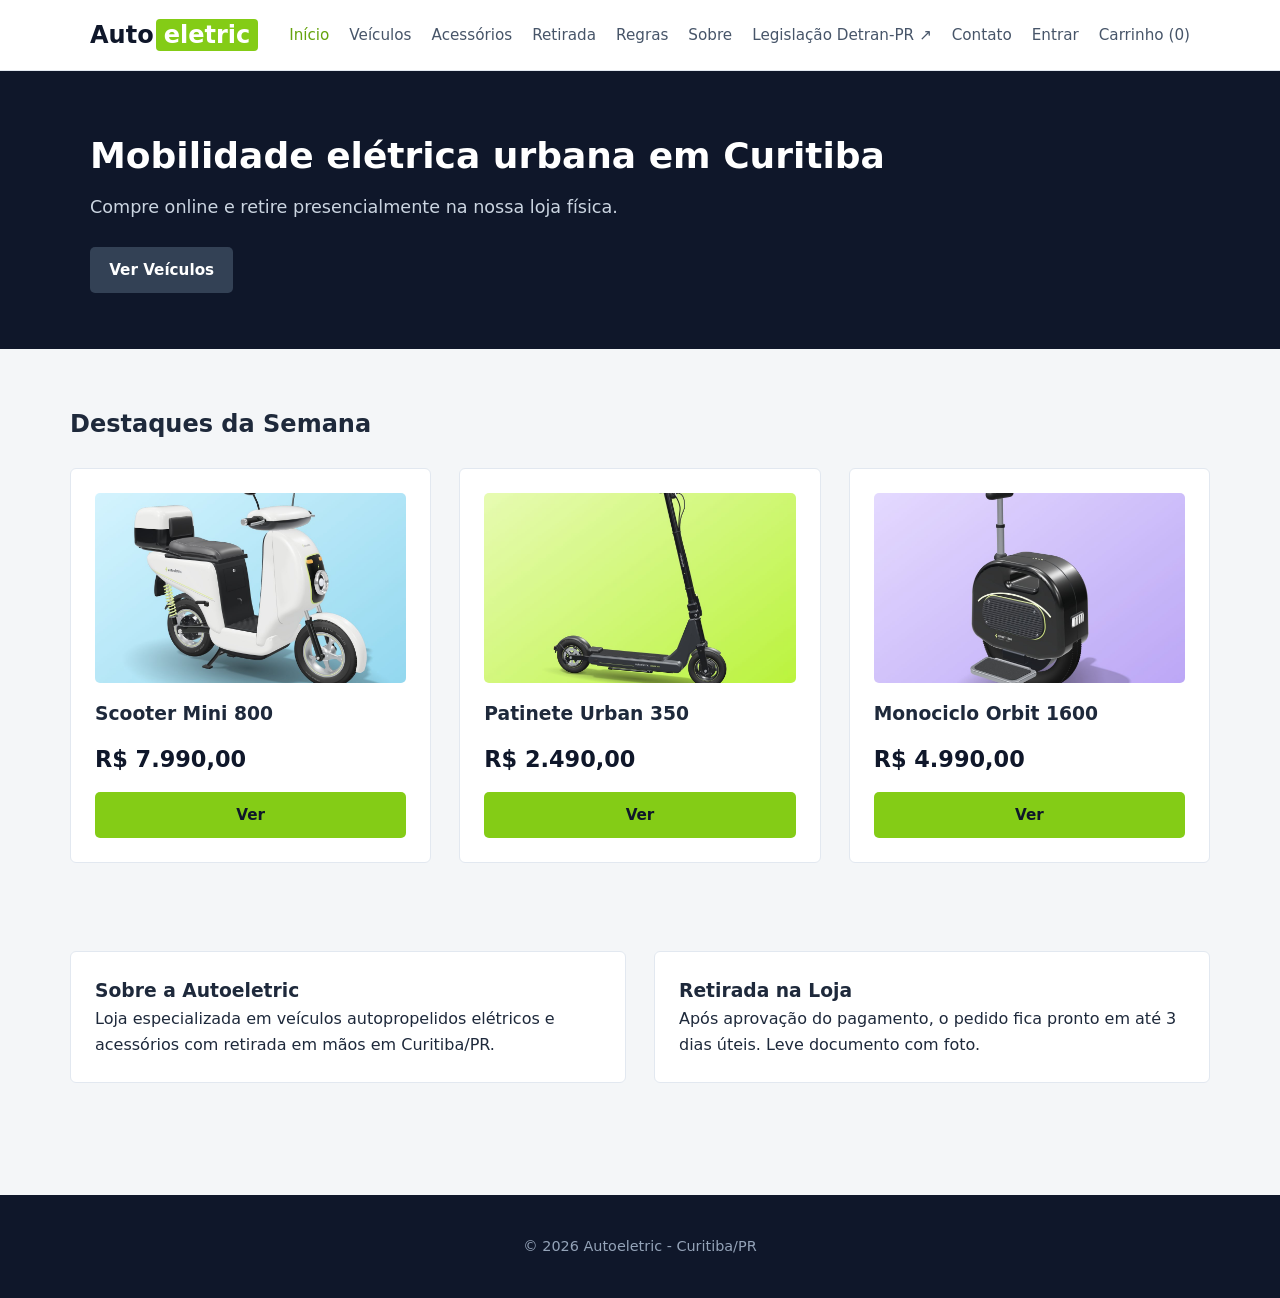
<file: index.html>
﻿<!DOCTYPE html>
<html lang="pt-BR">
<head>
  <meta charset="UTF-8">
  <meta name="viewport" content="width=device-width, initial-scale=1.0">
  <title>Início | Autoeletric</title>
  <link rel="icon" href="./img/logo.png" type="image/x-icon">
  <link rel="stylesheet" href="css/style.css">
</head>
<body data-pagina="home">
  <header>
    <div class="container topo">
      <a class="marca" href="index.html">Auto<span>eletric</span></a>
      <nav>
        <a class="ativo" href="index.html">Início</a>
        <a href="veiculo.html">Veículos</a>
        <a href="acessorios.html">Acessórios</a>
        <a href="retirada.html">Retirada</a>
        <a href="regras.html">Regras</a>
        <a href="sobre.html">Sobre</a>
        <a href="https://www.detran.pr.gov.br/Pagina/Legislacao" target="_blank" rel="noopener noreferrer">Legislação Detran-PR ↗</a>
        <a href="contato.html">Contato</a>
        <a href="login.html">Entrar</a>
        <a href="carrinho.html">Carrinho (<span class="qtd-carrinho">0</span>)</a>
      </nav>
    </div>
  </header>

  <main>
    <section class="banner">
      <div class="container">
        <h1>Mobilidade elétrica urbana em Curitiba</h1>
        <p>Compre online e retire presencialmente na nossa loja física.</p>
        <br>
        <a href="veiculo.html" class="btn btn-escuro">Ver Veículos</a>
      </div>
    </section>

    <section class="secao container">
      <h2>Destaques da Semana</h2>
      <div class="grid" id="destaques"></div>
    </section>

    <section class="secao container">
      <div class="grid">
        <div class="card">
          <h3>Sobre a Autoeletric</h3>
          <p>Loja especializada em veículos autopropelidos elétricos e acessórios com retirada em mãos em Curitiba/PR.</p>
        </div>
        <div class="card">
          <h3>Retirada na Loja</h3>
          <p>Após aprovação do pagamento, o pedido fica pronto em até 3 dias úteis. Leve documento com foto.</p>
        </div>
      </div>
    </section>
  </main>

  <footer>
    <div class="container">
      <p>© 2026 Autoeletric - Curitiba/PR</p>
    </div>
  </footer>

  <script src="js/dados.js"></script>
  <script src="js/app.js"></script>
</body>
</html>
</file>
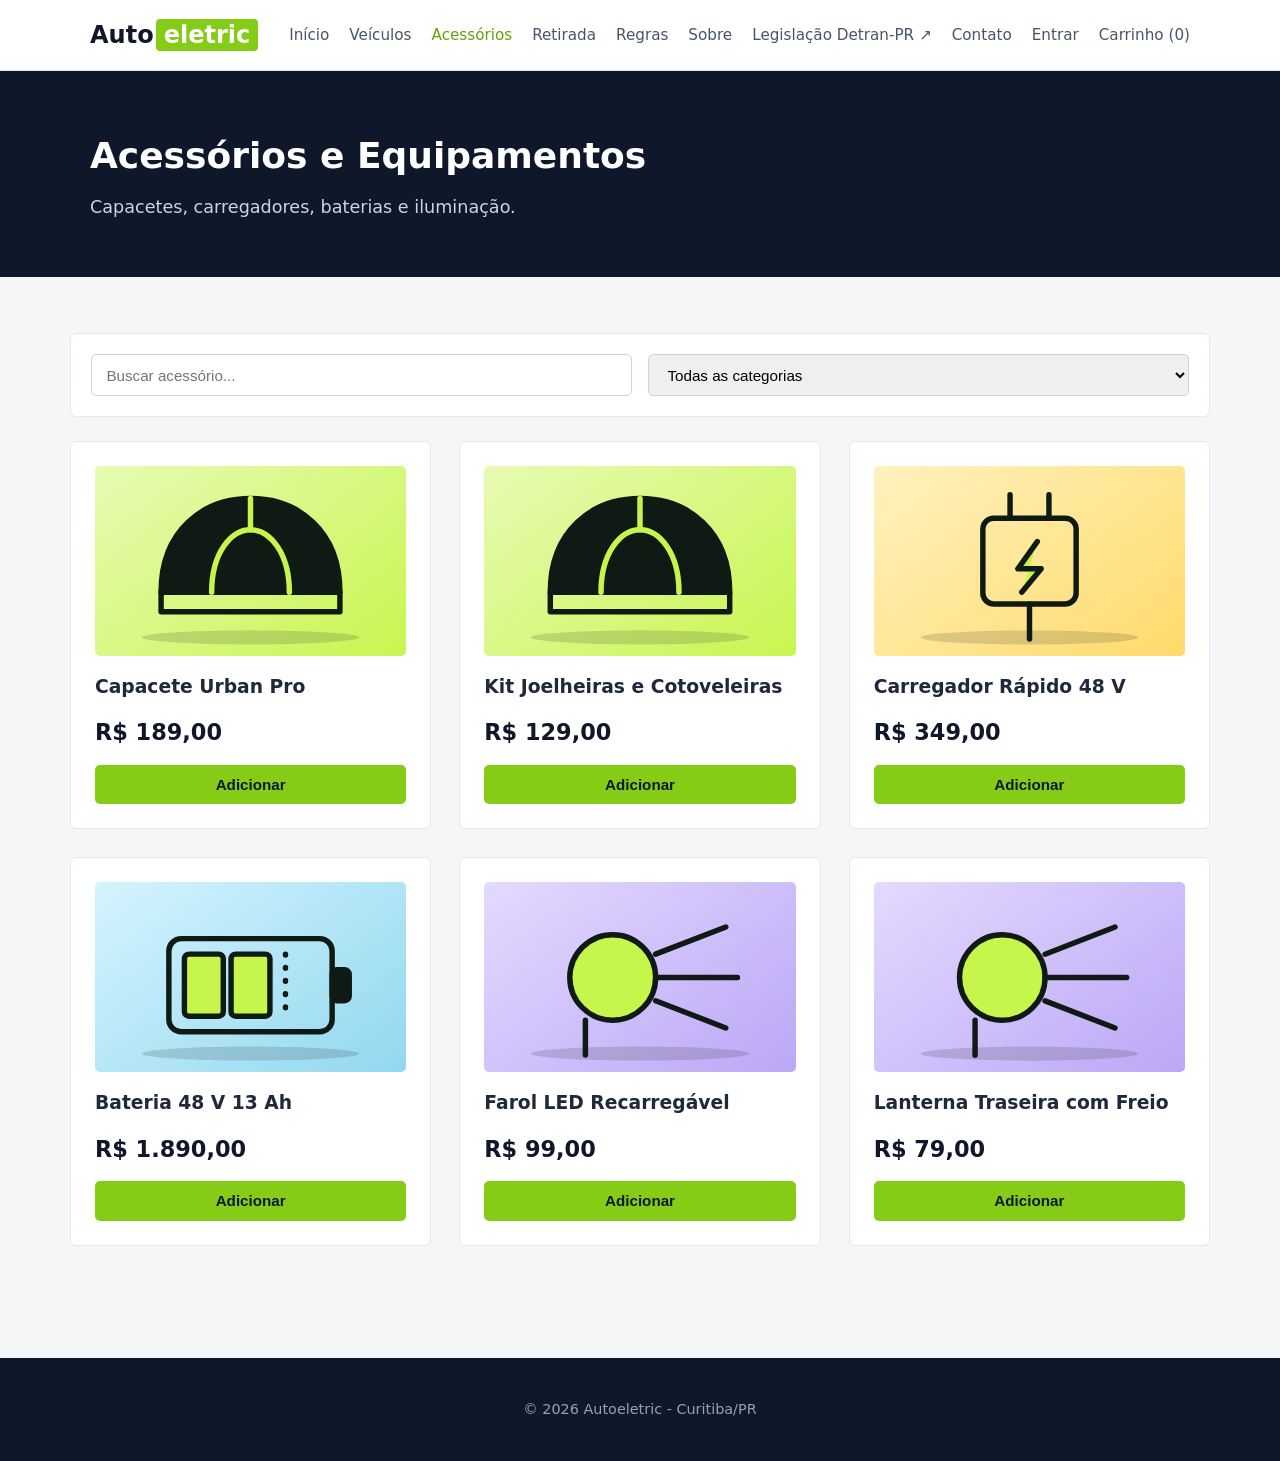
<file: acessorios.html>
﻿<!DOCTYPE html>
<html lang="pt-BR">
<head>
  <meta charset="UTF-8">
  <meta name="viewport" content="width=device-width, initial-scale=1.0">
  <link rel="icon" href="./img/logo.png" type="image/x-icon">
  <title>Acessórios | Autoeletric</title>
  <link rel="stylesheet" href="css/style.css">
</head>
<body data-pagina="acessorios">
  <header>
    <div class="container topo">
      <a class="marca" href="index.html">Auto<span>eletric</span></a>
      <nav>
        <a href="index.html">Início</a>
        <a href="veiculo.html">Veículos</a>
        <a class="ativo" href="acessorios.html">Acessórios</a>
        <a href="retirada.html">Retirada</a>
        <a href="regras.html">Regras</a>
        <a href="sobre.html">Sobre</a>
        <a href="https://www.detran.pr.gov.br/Pagina/Legislacao" target="_blank" rel="noopener noreferrer">Legislação Detran-PR ↗</a>
        <a href="contato.html">Contato</a>
        <a href="login.html">Entrar</a>
        <a href="carrinho.html">Carrinho (<span class="qtd-carrinho">0</span>)</a>
      </nav>
    </div>
  </header>

  <main>
    <section class="banner">
      <div class="container">
        <h1>Acessórios e Equipamentos</h1>
        <p>Capacetes, carregadores, baterias e iluminação.</p>
      </div>
    </section>

    <section class="secao container">
      <div class="filtros">
        <input type="search" id="filtroBusca" placeholder="Buscar acessório...">
        <select id="filtroCategoria">
          <option value="todas">Todas as categorias</option>
        </select>
      </div>
      <div class="grid" id="listaProdutos"></div>
    </section>
  </main>

  <footer>
    <div class="container">
      <p>© 2026 Autoeletric - Curitiba/PR</p>
    </div>
  </footer>

  <script src="js/dados.js"></script>
  <script src="js/app.js"></script>
</body>
</html>
</file>
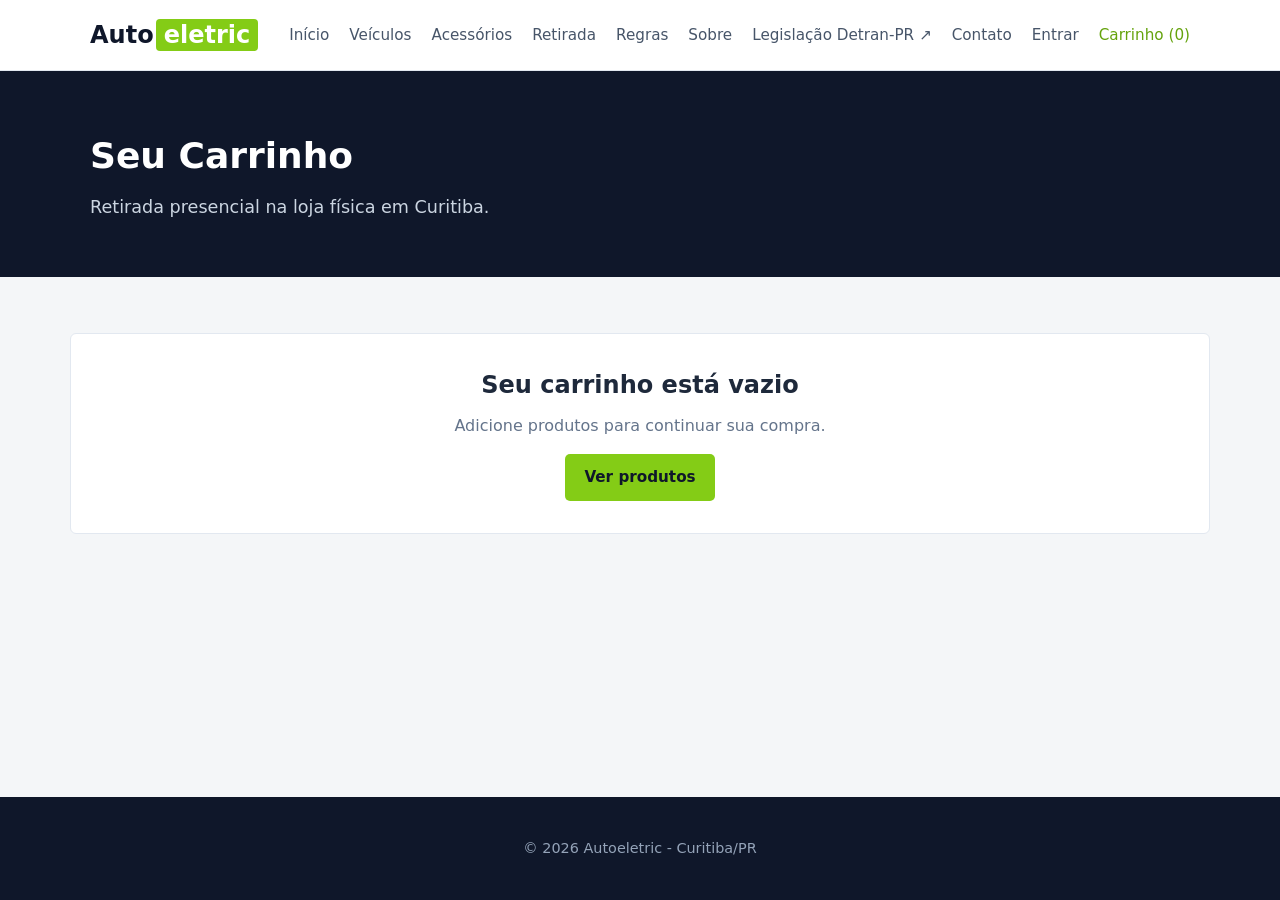
<file: carrinho.html>
﻿<!DOCTYPE html>
<html lang="pt-BR">
<head>
  <meta charset="UTF-8">
  <meta name="viewport" content="width=device-width, initial-scale=1.0">
  <link rel="icon" href="./img/logo.png" type="image/x-icon">
  <title>Carrinho | Autoeletric</title>
  <link rel="stylesheet" href="css/style.css">
</head>
<body data-pagina="carrinho">
  <header>
    <div class="container topo">
      <a class="marca" href="index.html">Auto<span>eletric</span></a>
      <nav>
        <a href="index.html">Início</a>
        <a href="veiculo.html">Veículos</a>
        <a href="acessorios.html">Acessórios</a>
        <a href="retirada.html">Retirada</a>
        <a href="regras.html">Regras</a>
        <a href="sobre.html">Sobre</a>
        <a href="https://www.detran.pr.gov.br/Pagina/Legislacao" target="_blank" rel="noopener noreferrer">Legislação Detran-PR ↗</a>
        <a href="contato.html">Contato</a>
        <a href="login.html">Entrar</a>
        <a class="ativo" href="carrinho.html">Carrinho (<span class="qtd-carrinho">0</span>)</a>
      </nav>
    </div>
  </header>

  <main>
    <section class="banner">
      <div class="container">
        <h1>Seu Carrinho</h1>
        <p>Retirada presencial na loja física em Curitiba.</p>
      </div>
    </section>

    <section class="secao container" id="areaCarrinho"></section>
  </main>

  <footer>
    <div class="container">
      <p>© 2026 Autoeletric - Curitiba/PR</p>
    </div>
  </footer>

  <script src="js/dados.js"></script>
  <script src="js/app.js"></script>
</body>
</html>
</file>
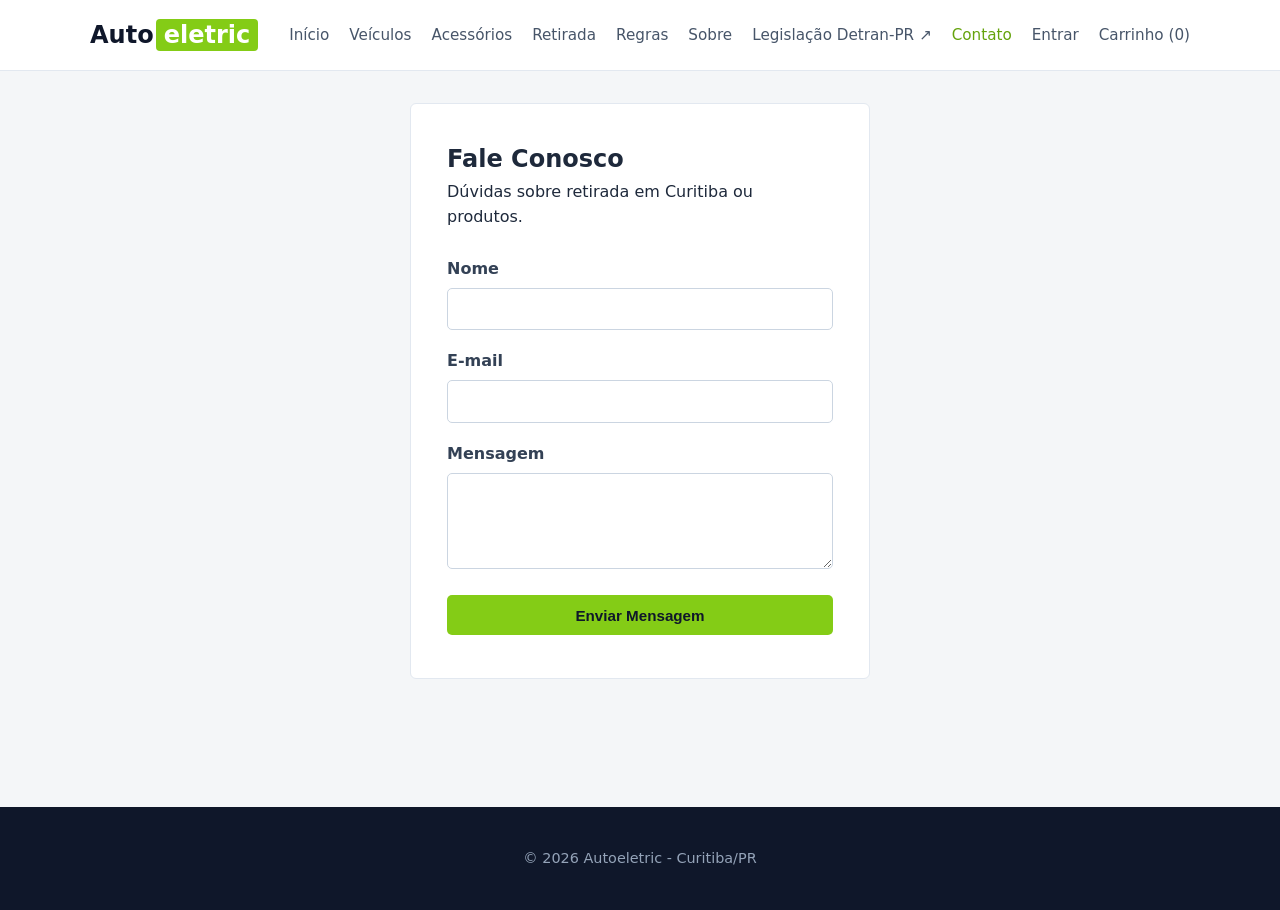
<file: contato.html>
﻿<!DOCTYPE html>
<html lang="pt-BR">
<head>
  <meta charset="UTF-8">
  <meta name="viewport" content="width=device-width, initial-scale=1.0">
  <link rel="icon" href="./img/logo.png" type="image/x-icon">
  <title>Contato | Autoeletric</title>
  <link rel="stylesheet" href="css/style.css">
</head>
<body data-pagina="contato">
  <header>
    <div class="container topo">
      <a class="marca" href="index.html">Auto<span>eletric</span></a>
      <nav>
        <a href="index.html">Início</a>
        <a href="veiculo.html">Veículos</a>
        <a href="acessorios.html">Acessórios</a>
        <a href="retirada.html">Retirada</a>
        <a href="regras.html">Regras</a>
        <a href="sobre.html">Sobre</a>
        <a href="https://www.detran.pr.gov.br/Pagina/Legislacao" target="_blank" rel="noopener noreferrer">Legislação Detran-PR ↗</a>
        <a class="ativo" href="contato.html">Contato</a>
        <a href="login.html">Entrar</a>
        <a href="carrinho.html">Carrinho (<span class="qtd-carrinho">0</span>)</a>
      </nav>
    </div>
  </header>

  <main class="secao container formulario-pagina">
    <div class="formulario">
      <h2>Fale Conosco</h2>
      <p>Dúvidas sobre retirada em Curitiba ou produtos.</p>
      <br>
      <form onsubmit="enviarContato(event)">
        <div class="campo">
          <label for="nomeContato">Nome</label>
          <input type="text" id="nomeContato" required>
        </div>
        <div class="campo">
          <label for="emailContato">E-mail</label>
          <input type="email" id="emailContato" required>
        </div>
        <div class="campo">
          <label for="mensagemContato">Mensagem</label>
          <textarea id="mensagemContato" rows="4" required></textarea>
        </div>
        <button type="submit" class="btn" style="width:100%;">Enviar Mensagem</button>
      </form>
    </div>
  </main>

  <footer>
    <div class="container">
      <p>© 2026 Autoeletric - Curitiba/PR</p>
    </div>
  </footer>

  <script src="js/dados.js"></script>
  <script src="js/app.js"></script>
</body>
</html>
</file>
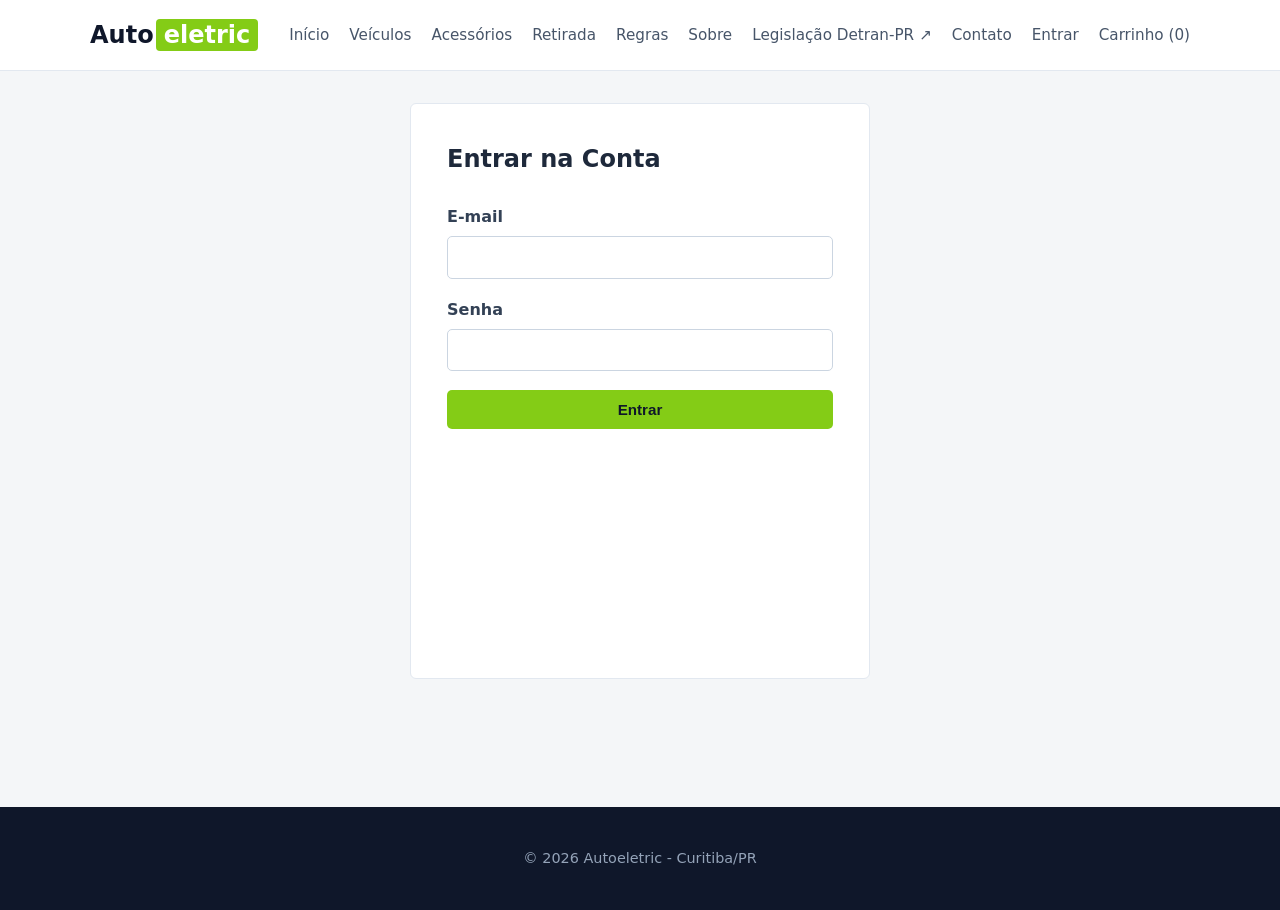
<file: login.html>
﻿<!DOCTYPE html>
<html lang="pt-BR">
<head>
  <meta charset="UTF-8">
  <meta name="viewport" content="width=device-width, initial-scale=1.0">
  <link rel="icon" href="./img/logo.png" type="image/x-icon">
  <title>Entrar | Autoeletric</title>
  <link rel="stylesheet" href="css/style.css">
</head>
<body data-pagina="login">
  <header>
    <div class="container topo">
      <a class="marca" href="index.html">Auto<span>eletric</span></a>
      <nav>
        <a href="index.html">Início</a>
        <a href="veiculo.html">Veículos</a>
        <a href="acessorios.html">Acessórios</a>
        <a href="retirada.html">Retirada</a>
        <a href="regras.html">Regras</a>
        <a href="sobre.html">Sobre</a>
        <a href="https://www.detran.pr.gov.br/Pagina/Legislacao" target="_blank" rel="noopener noreferrer">Legislação Detran-PR ↗</a>
        <a href="contato.html">Contato</a>
        <a href="login.html">Entrar</a>
        <a href="carrinho.html">Carrinho (<span class="qtd-carrinho">0</span>)</a>
      </nav>
    </div>
  </header>

  <main class="secao container formulario-pagina">
    <div class="formulario">
      <h2>Entrar na Conta</h2>
      <br>
      <form onsubmit="fazerLogin(event)">
        <div class="campo">
          <label for="emailLogin">E-mail</label>
          <input type="email" id="emailLogin" required>
        </div>
        <div class="campo">
          <label for="senhaLogin">Senha</label>
          <input type="password" id="senhaLogin" required>
        </div>
        <button type="submit" class="btn" style="width:100%;">Entrar</button>
      </form>
      <br>
    </div>
  </main>

  <footer>
    <div class="container">
      <p>© 2026 Autoeletric - Curitiba/PR</p>
    </div>
  </footer>

  <script src="js/dados.js"></script>
  <script src="js/app.js"></script>
</body>
</html>
</file>
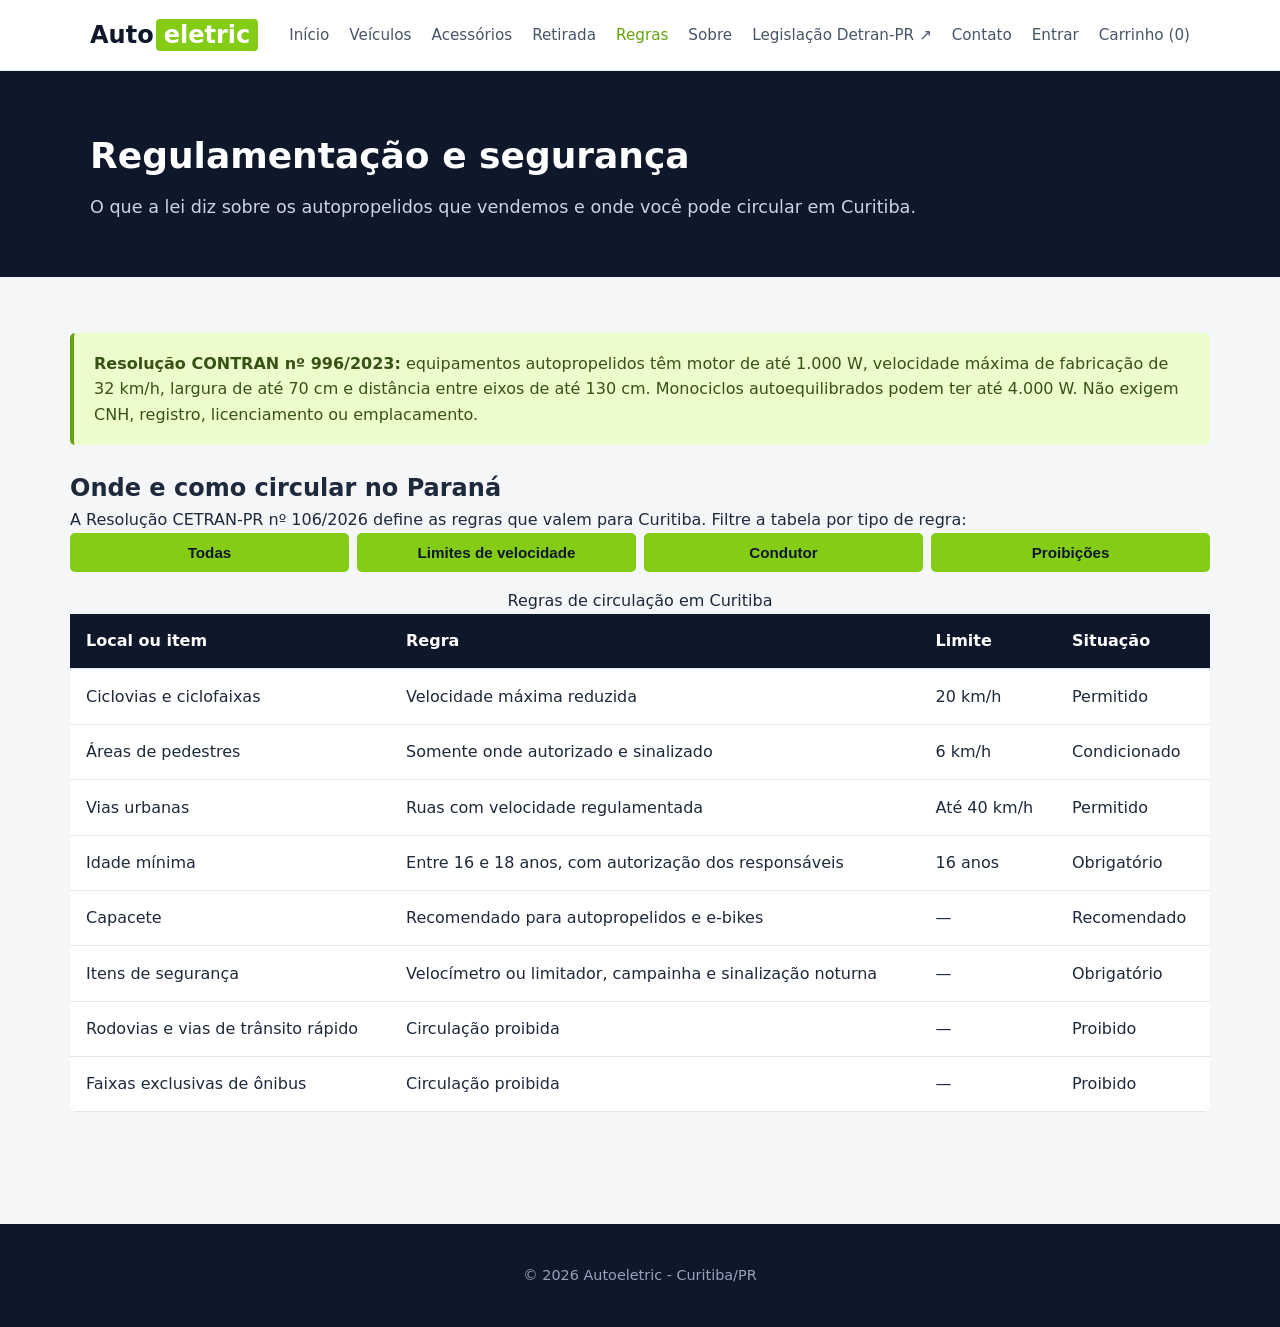
<file: regras.html>
﻿<!DOCTYPE html>
<html lang="pt-BR">
<head>
  <meta charset="UTF-8">
  <meta name="viewport" content="width=device-width, initial-scale=1.0">
  <link rel="icon" href="./img/logo.png" type="image/x-icon">
  <title>Regras de Circulação | Autoeletric</title>
  <link rel="stylesheet" href="css/style.css">
</head>
<body data-pagina="regras">
  <header>
    <div class="container topo">
      <a class="marca" href="index.html">Auto<span>eletric</span></a>
      <nav>
        <a href="index.html">Início</a>
        <a href="veiculo.html">Veículos</a>
        <a href="acessorios.html">Acessórios</a>
        <a href="retirada.html">Retirada</a>
        <a class="ativo" href="regras.html">Regras</a>
        <a href="sobre.html">Sobre</a>
        <a href="https://www.detran.pr.gov.br/Pagina/Legislacao" target="_blank" rel="noopener noreferrer">Legislação Detran-PR ↗</a>
        <a href="contato.html">Contato</a>
        <a href="login.html">Entrar</a>
        <a href="carrinho.html">Carrinho (<span class="qtd-carrinho">0</span>)</a>
      </nav>
    </div>
  </header>

  <main>
    <section class="banner">
      <div class="container">
        <h1>Regulamentação e segurança</h1>
        <p>O que a lei diz sobre os autopropelidos que vendemos e onde você pode circular em Curitiba.</p>
      </div>
    </section>

    <section class="secao container">
      <div class="alerta">
        <strong>Resolução CONTRAN nº 996/2023:</strong> equipamentos autopropelidos têm motor de até 1.000 W, velocidade máxima de fabricação de 32 km/h, largura de até 70 cm e distância entre eixos de até 130 cm. Monociclos autoequilibrados podem ter até 4.000 W. Não exigem CNH, registro, licenciamento ou emplacamento.
      </div>

      <h2>Onde e como circular no Paraná</h2>
      <p>A Resolução CETRAN-PR nº 106/2026 define as regras que valem para Curitiba. Filtre a tabela por tipo de regra:</p>
      <div class="acoes">
        <button class="btn" type="button" onclick="filtrarRegras('todos')">Todas</button>
        <button class="btn" type="button" onclick="filtrarRegras('velocidade')">Limites de velocidade</button>
        <button class="btn" type="button" onclick="filtrarRegras('condutor')">Condutor</button>
        <button class="btn" type="button" onclick="filtrarRegras('proibicoes')">Proibições</button>
      </div>

      <table id="tabelaRegras">
        <caption>Regras de circulação em Curitiba</caption>
        <thead>
          <tr><th>Local ou item</th><th>Regra</th><th>Limite</th><th>Situação</th></tr>
        </thead>
        <tbody>
          <tr data-tipo="velocidade"><td>Ciclovias e ciclofaixas</td><td>Velocidade máxima reduzida</td><td>20 km/h</td><td>Permitido</td></tr>
          <tr data-tipo="velocidade"><td>Áreas de pedestres</td><td>Somente onde autorizado e sinalizado</td><td>6 km/h</td><td>Condicionado</td></tr>
          <tr data-tipo="velocidade"><td>Vias urbanas</td><td>Ruas com velocidade regulamentada</td><td>Até 40 km/h</td><td>Permitido</td></tr>
          <tr data-tipo="condutor"><td>Idade mínima</td><td>Entre 16 e 18 anos, com autorização dos responsáveis</td><td>16 anos</td><td>Obrigatório</td></tr>
          <tr data-tipo="condutor"><td>Capacete</td><td>Recomendado para autopropelidos e e-bikes</td><td>—</td><td>Recomendado</td></tr>
          <tr data-tipo="condutor"><td>Itens de segurança</td><td>Velocímetro ou limitador, campainha e sinalização noturna</td><td>—</td><td>Obrigatório</td></tr>
          <tr data-tipo="proibicoes"><td>Rodovias e vias de trânsito rápido</td><td>Circulação proibida</td><td>—</td><td>Proibido</td></tr>
          <tr data-tipo="proibicoes"><td>Faixas exclusivas de ônibus</td><td>Circulação proibida</td><td>—</td><td>Proibido</td></tr>
        </tbody>
      </table>
    </section>
  </main>

  <footer>
    <div class="container">
      <p>© 2026 Autoeletric - Curitiba/PR</p>
    </div>
  </footer>

  <script src="js/dados.js"></script>
  <script src="js/app.js"></script>
</body>
</html>
</file>
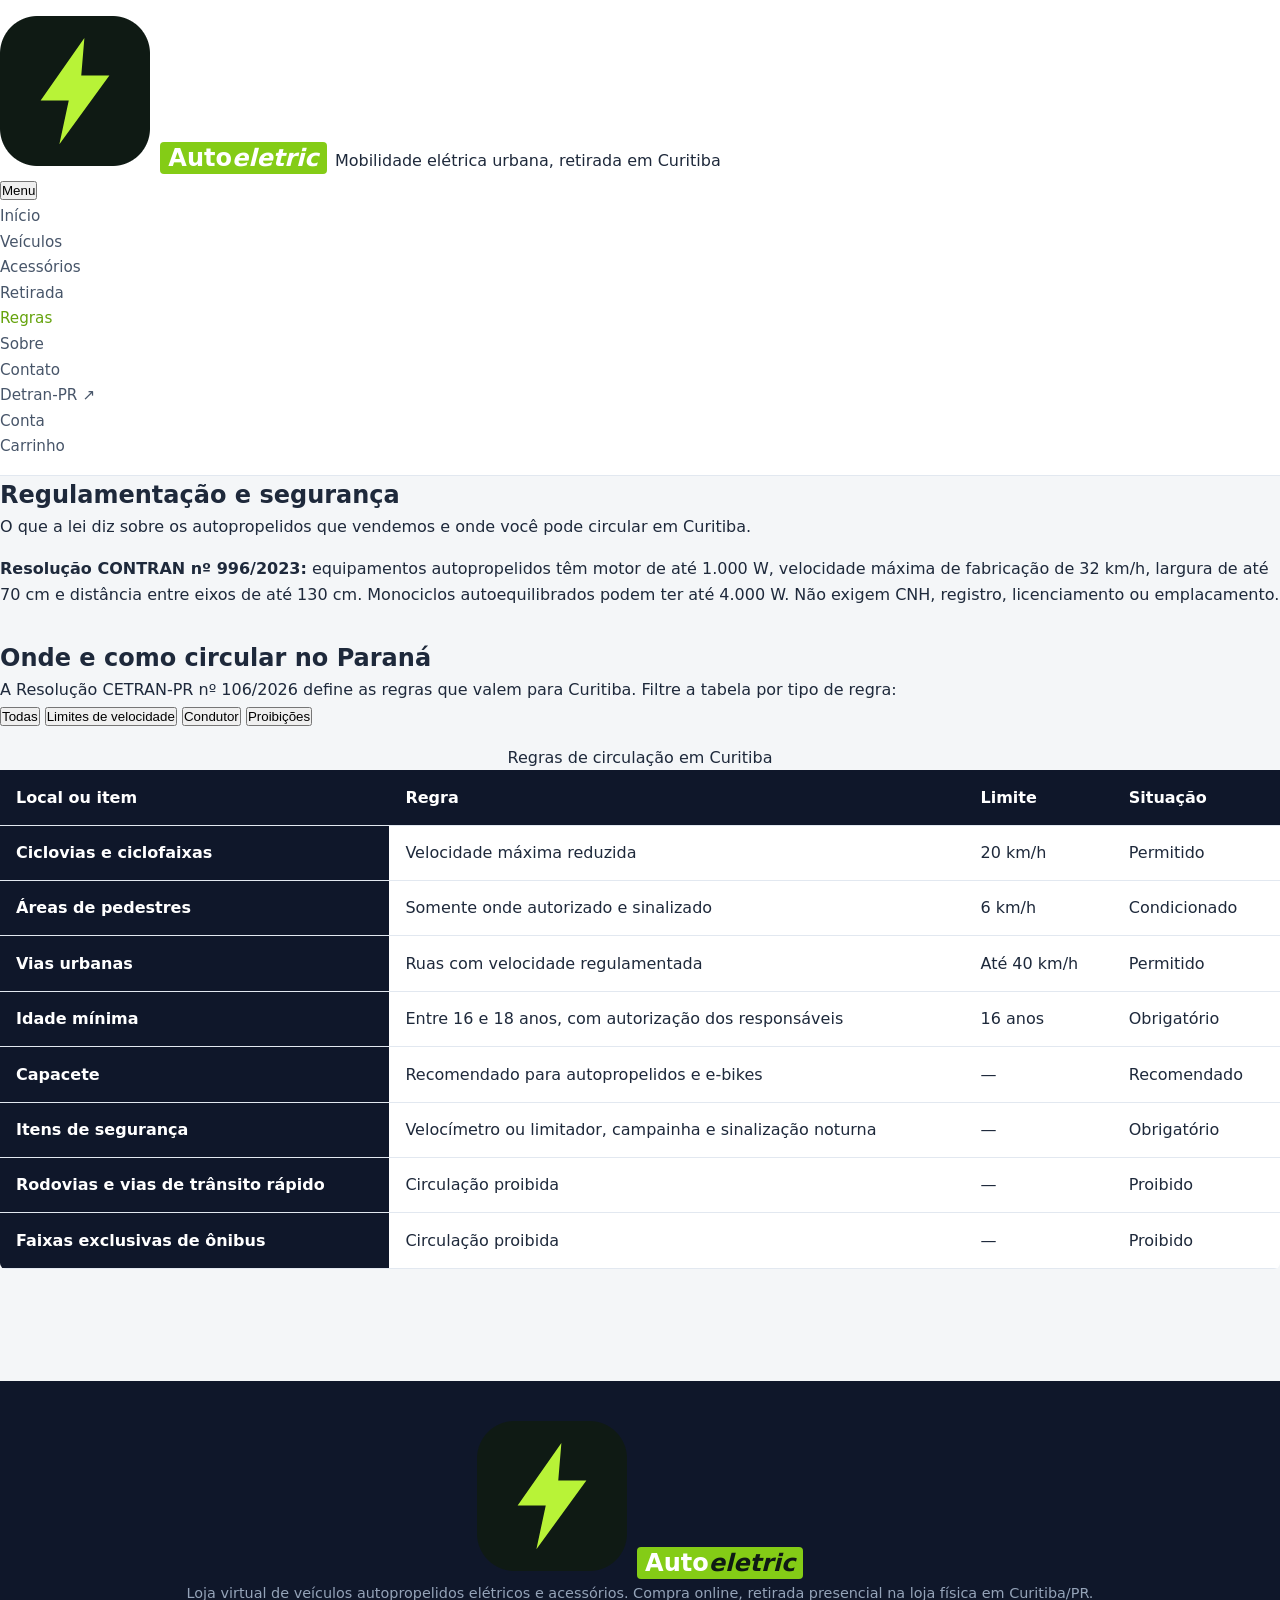
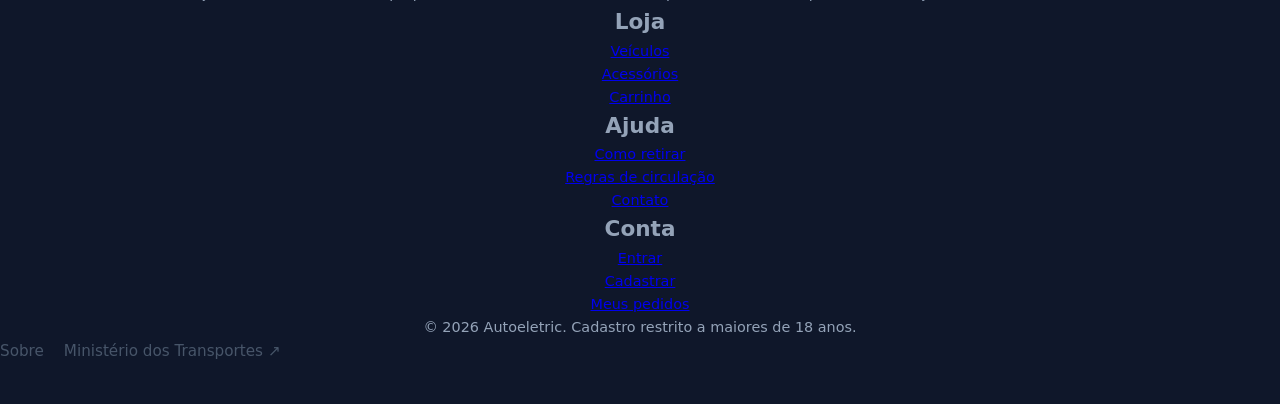
<file: regulamentacao.html>
<!DOCTYPE html>
<html lang="pt-BR">
    <head>
        <meta charset="UTF-8">
        <meta name="viewport" content="width=device-width, initial-scale=1">
        <title>Regras de circulação | Autoeletric</title>
        <link rel="icon" href="img/logo.png" type="image/png">
        <link rel="stylesheet" href="css/style.css">
    </head>
    <body data-pagina="regulamentacao">
        <header>
            <div class="cabecalho-topo">
                <div class="container-principal">
                    <a class="marca" href="index.html">
                        <img src="img/logo.png" alt="">
                        <span>Auto<em>eletric</em></span>
                    </a>
                    <span class="slogan">Mobilidade elétrica urbana, retirada em Curitiba</span>
                </div>
            </div>
            <nav class="menu-simples-barra" aria-label="Principal">
                <div class="container-principal">
                    <button id="botaoMenu" type="button" aria-expanded="false" aria-controls="menuSimples">Menu</button>
                    <ul id="menuSimples">
                        <li>
                            <a href="index.html">Início</a>
                        </li>
                        <li>
                            <a href="catalogo.html">Veículos</a>
                        </li>
                        <li>
                            <a href="acessorios.html">Acessórios</a>
                        </li>
                        <li>
                            <a href="retirada.html">Retirada</a>
                        </li>
                        <li>
                            <a href="regulamentacao.html" class="ativo">Regras</a>
                        </li>
                        <li>
                            <a href="sobre.html">Sobre</a>
                        </li>
                        <li>
                            <a href="contato.html">Contato</a>
                        </li>
                        <li>
                            <a href="https://www.detran.pr.gov.br" target="_blank" rel="noopener">Detran-PR &#8599;</a>
                        </li>
                        <li>
                            <a href="pedidos.html">Conta</a>
                        </li>
                        <li>
                            <a href="carrinho.html">Carrinho <span class="contador-carrinho" hidden>0</span></a>
                        </li>
                    </ul>
                </div>
            </nav>
        </header>
        <main>
            <section class="cabecalho-pagina">
                <div class="container-principal">
                    <h1>Regulamentação e segurança</h1>
                    <p>O que a lei diz sobre os autopropelidos que vendemos e onde você pode circular em Curitiba.</p>
                </div>
            </section>
            <section class="secao">
                <div class="container-principal">
                    <div class="aviso-legal texto-leitura">
                        <strong>Resolução CONTRAN nº 996/2023:</strong> equipamentos autopropelidos têm motor de até 1.000 W, velocidade máxima de fabricação de 32 km/h, largura de até 70 cm e distância entre eixos de até 130 cm. Monociclos autoequilibrados podem ter até 4.000 W. Não exigem CNH, registro, licenciamento ou emplacamento.
                    </div>
                    <h2 style="margin-top:2rem">Onde e como circular no Paraná</h2>
                    <p class="texto-leitura">A Resolução CETRAN-PR nº 106/2026 define as regras que valem para Curitiba. Filtre a tabela por tipo de regra:</p>
                    <div class="filtros-regra">
                        <button type="button" class="ativo" data-filtro-regra="todos">Todas</button>
                        <button type="button" data-filtro-regra="limite">Limites de velocidade</button>
                        <button type="button" data-filtro-regra="pessoa">Condutor</button>
                        <button type="button" data-filtro-regra="proibido">Proibições</button>
                    </div>
                    <div class="rolagem-x">
                        <table class="tabela-dados" id="tabelaRegras">
                            <caption>Regras de circulação em Curitiba</caption>
                            <thead>
                                <tr>
                                    <th scope="col">Local ou item</th>
                                    <th scope="col">Regra</th>
                                    <th scope="col">Limite</th>
                                    <th scope="col">Situação</th>
                                </tr>
                            </thead>
                            <tbody>
                                <tr data-tipo="limite">
                                    <th scope="row">Ciclovias e ciclofaixas</th>
                                    <td>Velocidade máxima reduzida</td>
                                    <td>20 km/h</td>
                                    <td>Permitido</td>
                                </tr>
                                <tr data-tipo="limite">
                                    <th scope="row">Áreas de pedestres</th>
                                    <td>Somente onde autorizado e sinalizado</td>
                                    <td>6 km/h</td>
                                    <td>Condicionado</td>
                                </tr>
                                <tr data-tipo="limite">
                                    <th scope="row">Vias urbanas</th>
                                    <td>Ruas com velocidade regulamentada</td>
                                    <td>Até 40 km/h</td>
                                    <td>Permitido</td>
                                </tr>
                                <tr data-tipo="pessoa">
                                    <th scope="row">Idade mínima</th>
                                    <td>Entre 16 e 18 anos, com autorização dos responsáveis</td>
                                    <td>16 anos</td>
                                    <td>Obrigatório</td>
                                </tr>
                                <tr data-tipo="pessoa">
                                    <th scope="row">Capacete</th>
                                    <td>Recomendado para autopropelidos e e-bikes</td>
                                    <td>—</td>
                                    <td>Recomendado</td>
                                </tr>
                                <tr data-tipo="pessoa">
                                    <th scope="row">Itens de segurança</th>
                                    <td>Velocímetro ou limitador, campainha e sinalização noturna</td>
                                    <td>—</td>
                                    <td>Obrigatório</td>
                                </tr>
                                <tr data-tipo="proibido">
                                    <th scope="row">Rodovias e vias de trânsito rápido</th>
                                    <td>Circulação proibida</td>
                                    <td>—</td>
                                    <td>Proibido</td>
                                </tr>
                                <tr data-tipo="proibido">
                                    <th scope="row">Faixas exclusivas de ônibus</th>
                                    <td>Circulação proibida</td>
                                    <td>—</td>
                                    <td>Proibido</td>
                                </tr>
                            </tbody>
                        </table>
                    </div>
                </div>
            </section>
        </main>
        <footer class="rodape">
            <div class="container-principal">
                <div class="rodape-grade">
                    <div>
                        <a class="marca text-white mb-2" href="index.html">
                            <img src="img/logo.png" alt="">
                            <span>Auto<em style="color:#0f1a14">eletric</em></span>
                        </a>
                        <p>Loja virtual de veículos autopropelidos elétricos e acessórios. Compra online, retirada presencial na loja física em Curitiba/PR.</p>
                    </div>
                    <div>
                        <h2>Loja</h2>
                        <ul>
                            <li>
                                <a href="catalogo.html">Veículos</a>
                            </li>
                            <li>
                                <a href="acessorios.html">Acessórios</a>
                            </li>
                            <li>
                                <a href="carrinho.html">Carrinho</a>
                            </li>
                        </ul>
                    </div>
                    <div>
                        <h2>Ajuda</h2>
                        <ul>
                            <li>
                                <a href="retirada.html">Como retirar</a>
                            </li>
                            <li>
                                <a href="regulamentacao.html">Regras de circulação</a>
                            </li>
                            <li>
                                <a href="contato.html">Contato</a>
                            </li>
                        </ul>
                    </div>
                    <div>
                        <h2>Conta</h2>
                        <ul>
                            <li>
                                <a href="login.html">Entrar</a>
                            </li>
                            <li>
                                <a href="cadastro.html">Cadastrar</a>
                            </li>
                            <li>
                                <a href="pedidos.html">Meus pedidos</a>
                            </li>
                        </ul>
                    </div>
                </div>
            </div>
            <div class="rodape-base">
                <div class="container-principal">
                    <span>&copy; <span class="ano-atual">2026</span> Autoeletric. Cadastro restrito a maiores de 18 anos.</span>
                    <nav aria-label="Rodapé">
                        <a href="sobre.html">Sobre</a>
                        <a href="https://www.gov.br/transportes/pt-br" target="_blank" rel="noopener">Ministério dos Transportes &#8599;</a>
                    </nav>
                </div>
            </div>
        </footer>
            <script src="js/dados.js"></script>
            <script src="js/app.js"></script>
    </body>
</html>
</file>
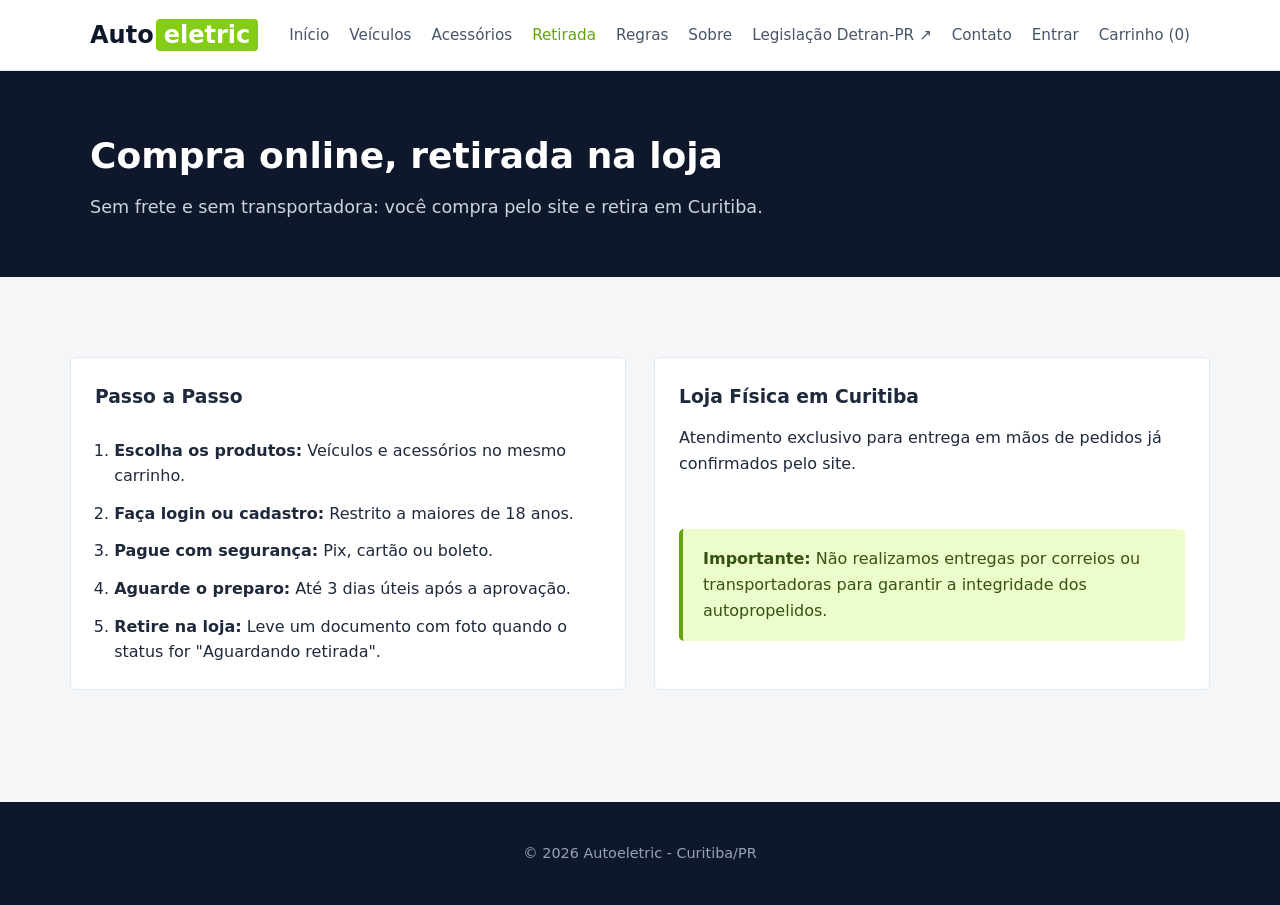
<file: retirada.html>
﻿<!DOCTYPE html>
<html lang="pt-BR">
<head>
  <meta charset="UTF-8">
  <meta name="viewport" content="width=device-width, initial-scale=1.0">
  <link rel="icon" href="./img/logo.png" type="image/x-icon">
  <title>Retirada | Autoeletric</title>
  <link rel="stylesheet" href="css/style.css">
</head>
<body data-pagina="retirada">
  <header>
    <div class="container topo">
      <a class="marca" href="index.html">Auto<span>eletric</span></a>
      <nav>
        <a href="index.html">Início</a>
        <a href="veiculo.html">Veículos</a>
        <a href="acessorios.html">Acessórios</a>
        <a class="ativo" href="retirada.html">Retirada</a>
        <a href="regras.html">Regras</a>
        <a href="sobre.html">Sobre</a>
        <a href="https://www.detran.pr.gov.br/Pagina/Legislacao" target="_blank" rel="noopener noreferrer">Legislação Detran-PR ↗</a>
        <a href="contato.html">Contato</a>
        <a href="login.html">Entrar</a>
        <a href="carrinho.html">Carrinho (<span class="qtd-carrinho">0</span>)</a>
      </nav>
    </div>
  </header>

  <main>
    <section class="banner">
      <div class="container">
        <h1>Compra online, retirada na loja</h1>
        <p>Sem frete e sem transportadora: você compra pelo site e retira em Curitiba.</p>
      </div>
    </section>

    <section class="secao container">
      <div class="grid">
        <div class="card">
          <h3>Passo a Passo</h3>
          <br>
          <ol style="padding-left: 1.2rem; display: flex; flex-direction: column; gap: 0.75rem;">
            <li><strong>Escolha os produtos:</strong> Veículos e acessórios no mesmo carrinho.</li>
            <li><strong>Faça login ou cadastro:</strong> Restrito a maiores de 18 anos.</li>
            <li><strong>Pague com segurança:</strong> Pix, cartão ou boleto.</li>
            <li><strong>Aguarde o preparo:</strong> Até 3 dias úteis após a aprovação.</li>
            <li><strong>Retire na loja:</strong> Leve um documento com foto quando o status for "Aguardando retirada".</li>
          </ol>
        </div>
        <div class="card">
          <h3>Loja Física em Curitiba</h3>
          <p>Atendimento exclusivo para entrega em mãos de pedidos já confirmados pelo site.</p>
          <br>
          <div class="alerta">
            <strong>Importante:</strong> Não realizamos entregas por correios ou transportadoras para garantir a integridade dos autopropelidos.
          </div>
        </div>
      </div>
    </section>
  </main>

  <footer>
    <div class="container">
      <p>© 2026 Autoeletric - Curitiba/PR</p>
    </div>
  </footer>

  <script src="js/dados.js"></script>
  <script src="js/app.js"></script>
</body>
</html>
</file>
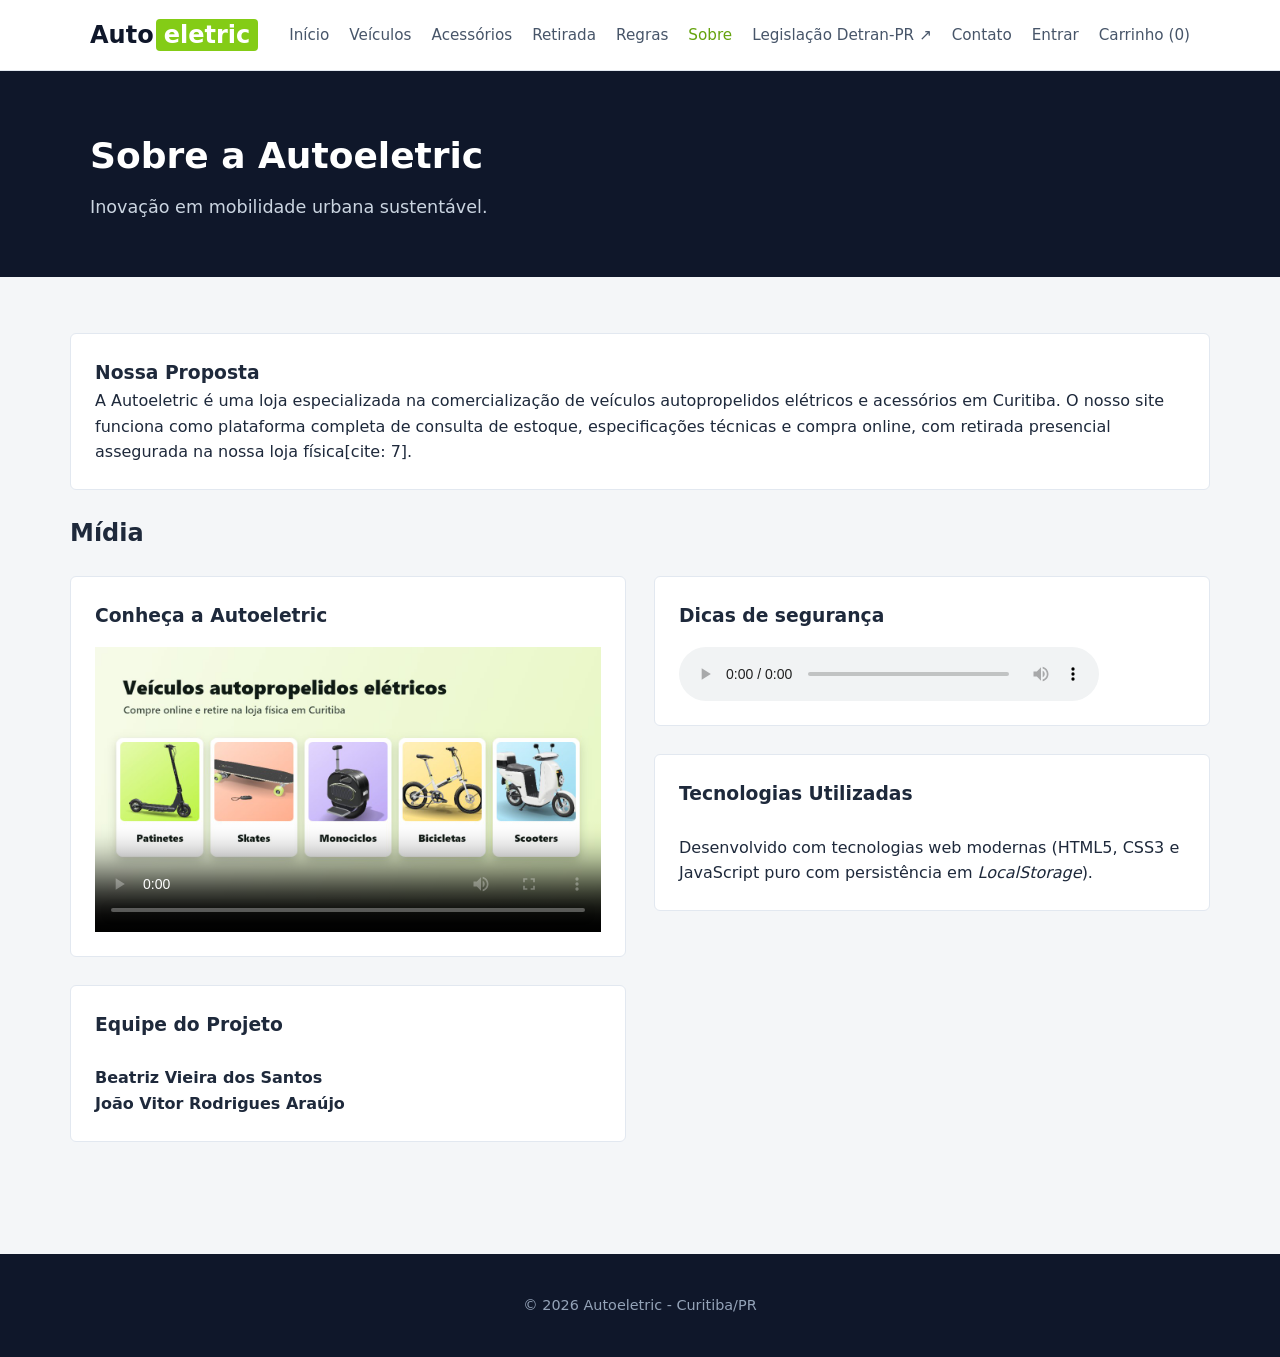
<file: sobre.html>
﻿<!DOCTYPE html>
<html lang="pt-BR">
<head>
  <meta charset="UTF-8">
  <meta name="viewport" content="width=device-width, initial-scale=1.0">
  <link rel="icon" href="./img/logo.png" type="image/x-icon">
  <title>Sobre | Autoeletric</title>
  <link rel="stylesheet" href="css/style.css">
</head>
<body data-pagina="sobre">
  <header>
    <div class="container topo">
      <a class="marca" href="index.html">Auto<span>eletric</span></a>
      <nav>
        <a href="index.html">Início</a>
        <a href="veiculo.html">Veículos</a>
        <a href="acessorios.html">Acessórios</a>
        <a href="retirada.html">Retirada</a>
        <a href="regras.html">Regras</a>
        <a class="ativo" href="sobre.html">Sobre</a>
        <a href="https://www.detran.pr.gov.br/Pagina/Legislacao" target="_blank" rel="noopener noreferrer">Legislação Detran-PR ↗</a>
        <a href="contato.html">Contato</a>
        <a href="login.html">Entrar</a>
        <a href="carrinho.html">Carrinho (<span class="qtd-carrinho">0</span>)</a>
      </nav>
    </div>
  </header>

  <main>
    <section class="banner">
      <div class="container">
        <h1>Sobre a Autoeletric</h1>
        <p>Inovação em mobilidade urbana sustentável.</p>
      </div>
    </section>

    <section class="secao container">
      <div class="card" style="margin-bottom: 1.5rem;">
        <h3>Nossa Proposta</h3>
        <p>A Autoeletric é uma loja especializada na comercialização de veículos autopropelidos elétricos e acessórios em Curitiba. O nosso site funciona como plataforma completa de consulta de estoque, especificações técnicas e compra online, com retirada presencial assegurada na nossa loja física[cite: 7].</p>
      </div>

      <h2>Mídia</h2>
      <div class="grid sobre-grid">
        <div class="sobre-coluna">
          <div class="card">
            <h3>Conheça a Autoeletric</h3>
            <video class="player-midia" controls preload="metadata" poster="img/video-capa.jpg">
              <source src="midia/autoeletric.mp4" type="video/mp4">
              <track src="midia/autoeletric.vtt" kind="captions" srclang="pt-BR" label="Português" default>
              Seu navegador não suporta a reprodução de vídeo.
            </video>
          </div>
          <div class="card">
            <h3>Equipe do Projeto</h3>
            <br>
            <p><strong>Beatriz Vieira dos Santos</strong></p>
            <p><strong>João Vitor Rodrigues Araújo</strong></p>
          </div>
        </div>
        <div class="sobre-coluna">
          <div class="card">
            <h3>Dicas de segurança</h3>
            <audio class="player-midia player-audio" controls preload="metadata">
              <source src="midia/dicas-seguranca.m4a" type="audio/mp4">
              Seu navegador não suporta a reprodução de áudio.
            </audio>
          </div>
          <div class="card">
            <h3>Tecnologias Utilizadas</h3>
            <br>
            <p>Desenvolvido com tecnologias web modernas (HTML5, CSS3 e JavaScript puro com persistência em <em>LocalStorage</em>).</p>
          </div>
        </div>
      </div>
    </section>
  </main>

  <footer>
    <div class="container">
      <p>© 2026 Autoeletric - Curitiba/PR</p>
    </div>
  </footer>

  <script src="js/dados.js"></script>
  <script src="js/app.js"></script>
</body>
</html>
</file>
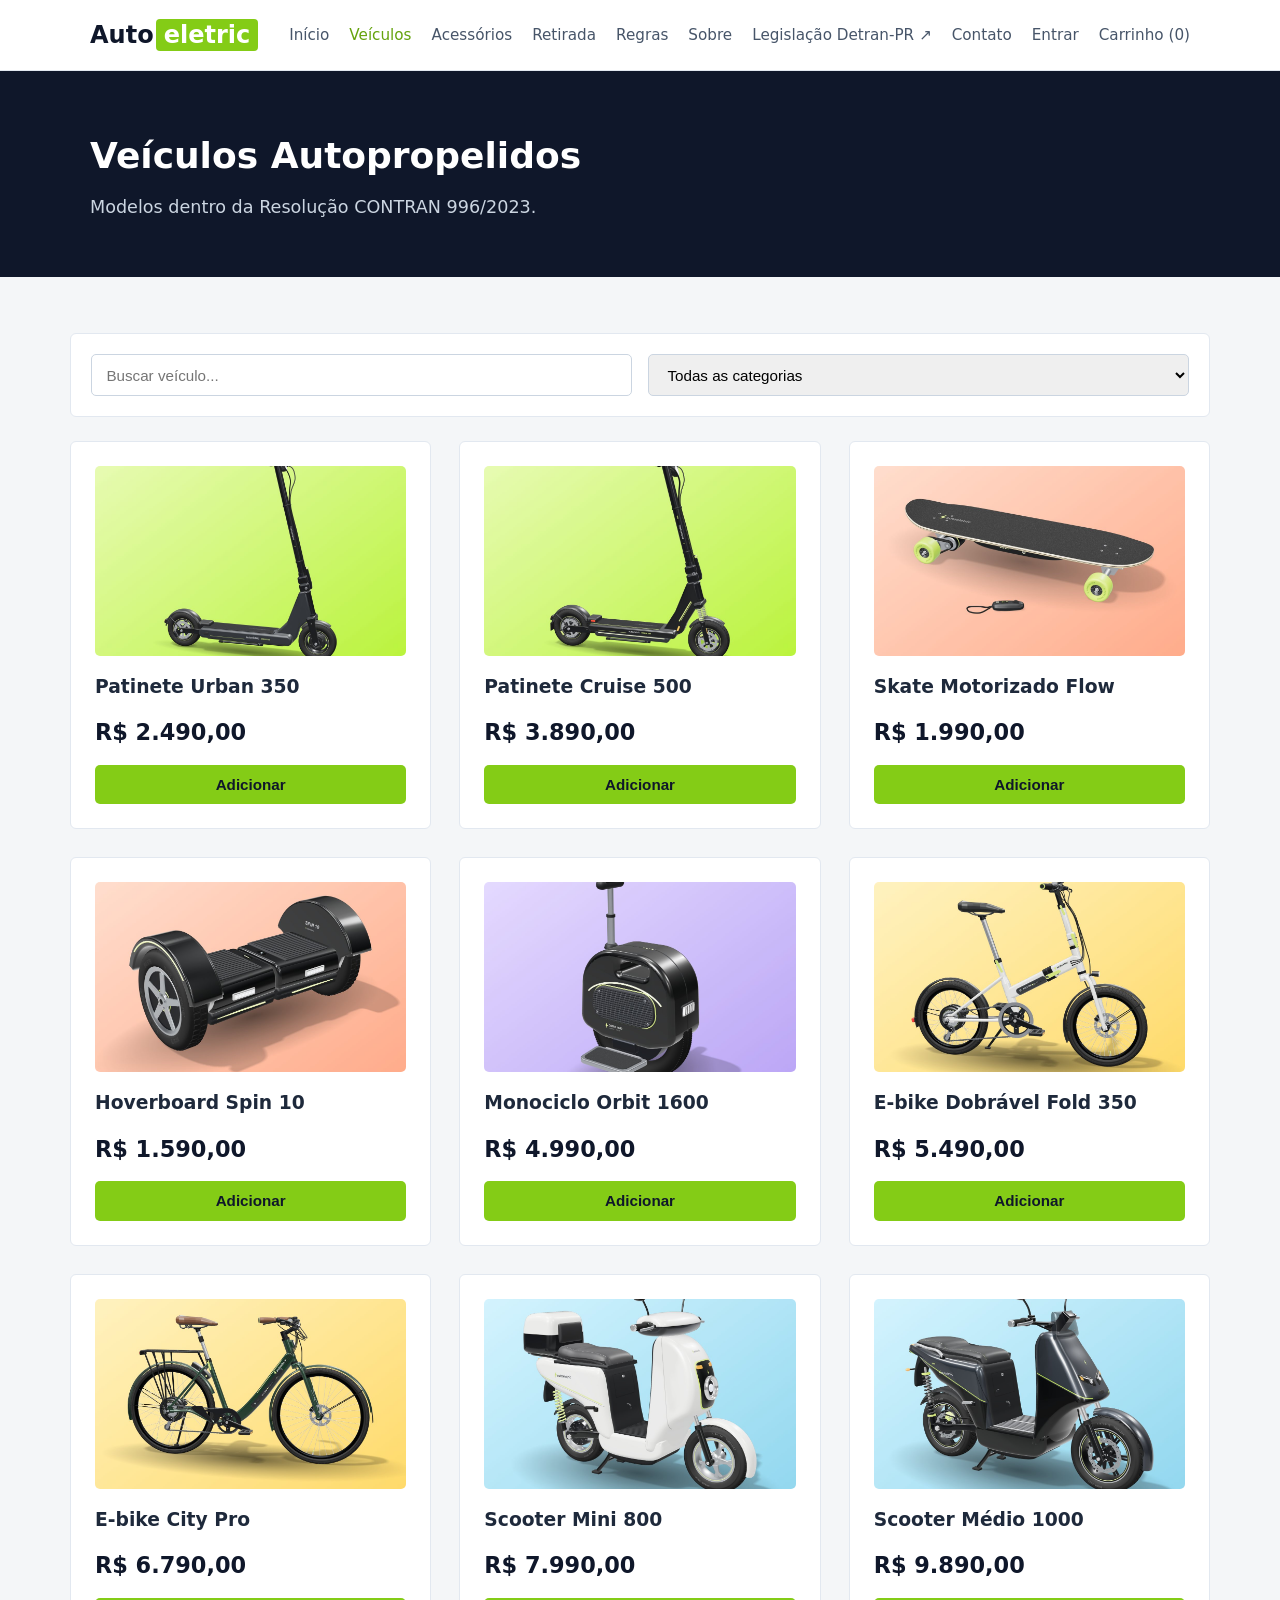
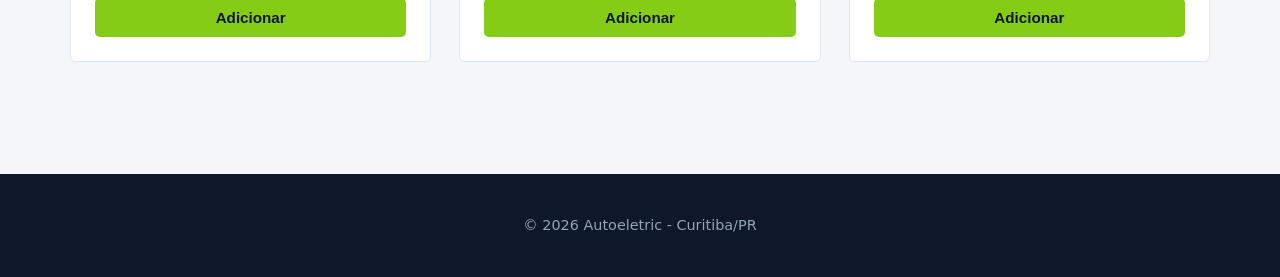
<file: veiculo.html>
﻿<!DOCTYPE html>
<html lang="pt-BR">
<head>
  <meta charset="UTF-8">
  <meta name="viewport" content="width=device-width, initial-scale=1.0">
  <link rel="icon" href="./img/logo.png" type="image/x-icon">
  <title>Veículos | Autoeletric</title>
  <link rel="stylesheet" href="css/style.css">
</head>
<body data-pagina="catalogo">
  <header>
    <div class="container topo">
      <a class="marca" href="index.html">Auto<span>eletric</span></a>
      <nav>
        <a href="index.html">Início</a>
        <a class="ativo" href="veiculo.html">Veículos</a>
        <a href="acessorios.html">Acessórios</a>
        <a href="retirada.html">Retirada</a>
        <a href="regras.html">Regras</a>
        <a href="sobre.html">Sobre</a>
        <a href="https://www.detran.pr.gov.br/Pagina/Legislacao" target="_blank" rel="noopener noreferrer">Legislação Detran-PR ↗</a>
        <a href="contato.html">Contato</a>
        <a href="login.html">Entrar</a>
        <a href="carrinho.html">Carrinho (<span class="qtd-carrinho">0</span>)</a>
      </nav>
    </div>
  </header>

  <main>
    <section class="banner">
      <div class="container">
        <h1>Veículos Autopropelidos</h1>
        <p>Modelos dentro da Resolução CONTRAN 996/2023.</p>
      </div>
    </section>

    <section class="secao container">
      <div class="filtros">
        <input type="search" id="filtroBusca" placeholder="Buscar veículo...">
        <select id="filtroCategoria">
          <option value="todas">Todas as categorias</option>
        </select>
      </div>
      <div class="grid" id="listaProdutos"></div>
    </section>
  </main>

  <footer>
    <div class="container">
      <p>© 2026 Autoeletric - Curitiba/PR</p>
    </div>
  </footer>

  <script src="js/dados.js"></script>
  <script src="js/app.js"></script>
</body>
</html>
</file>
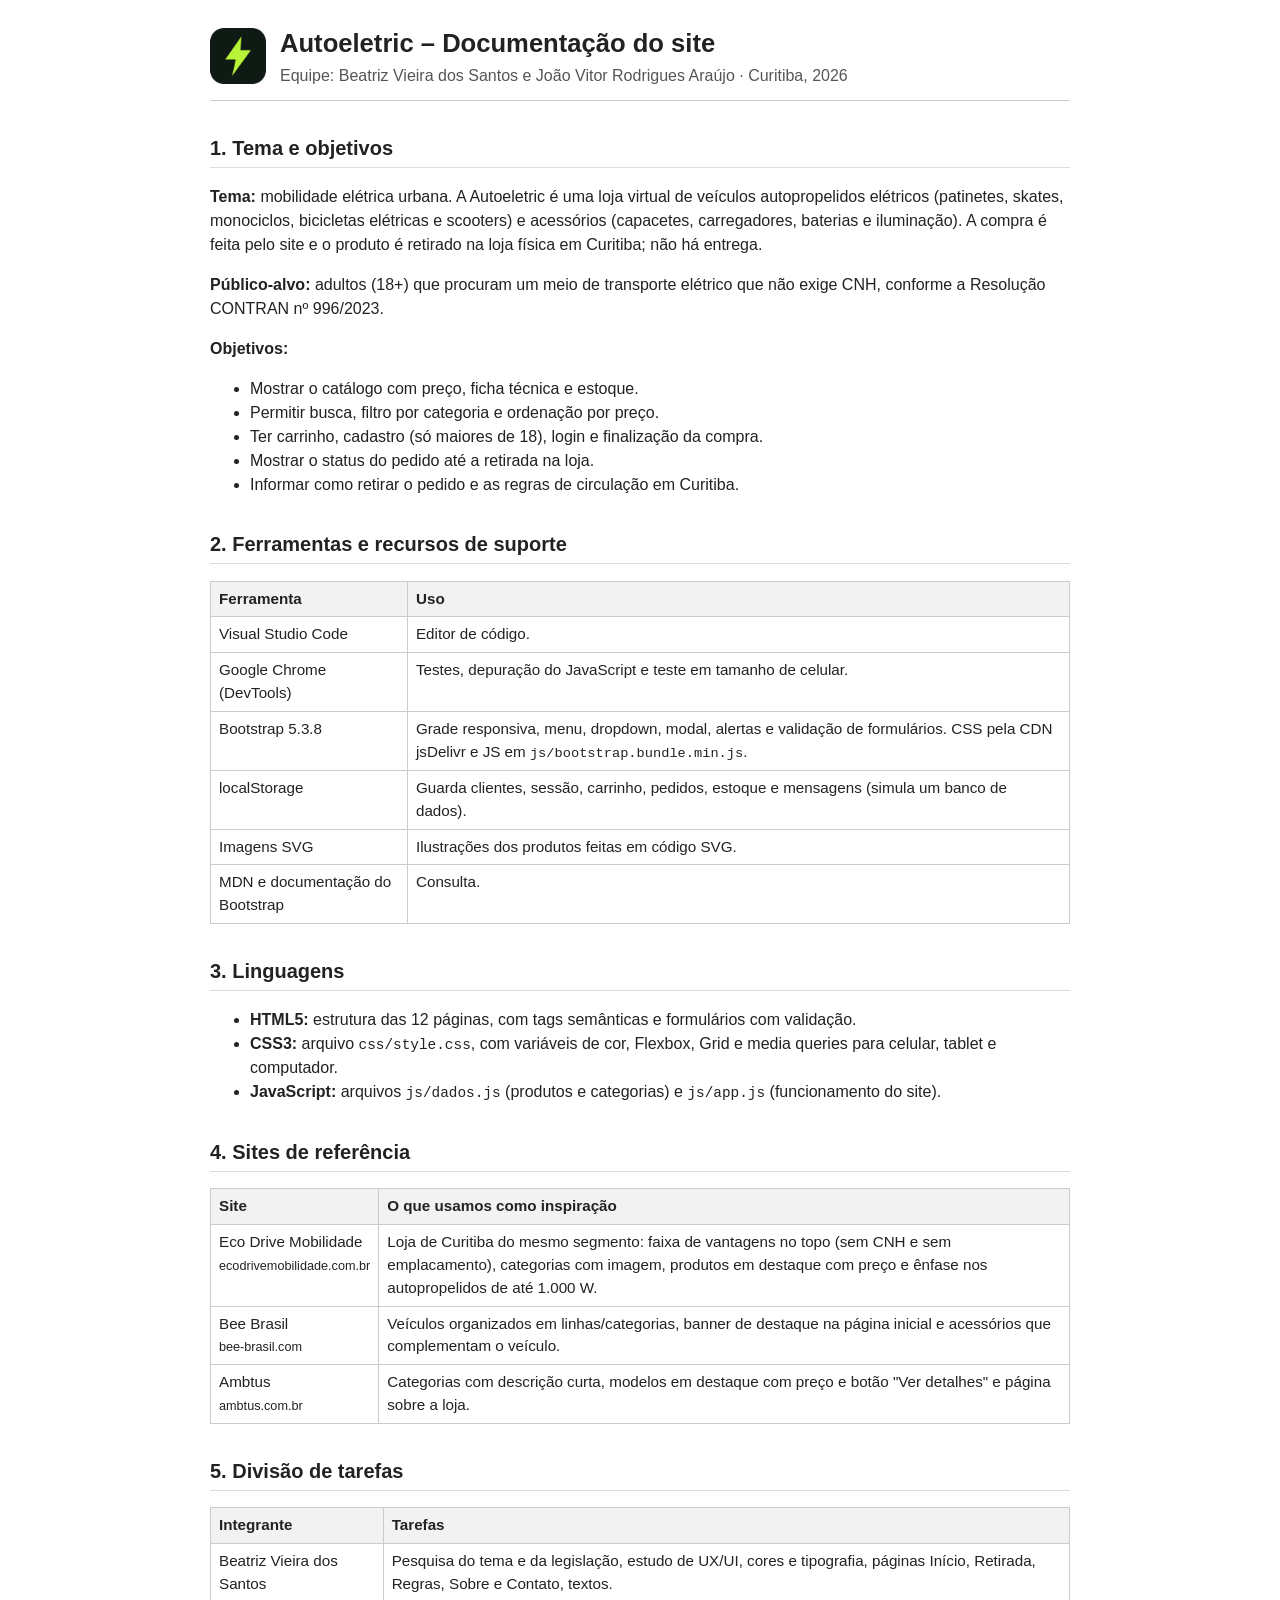
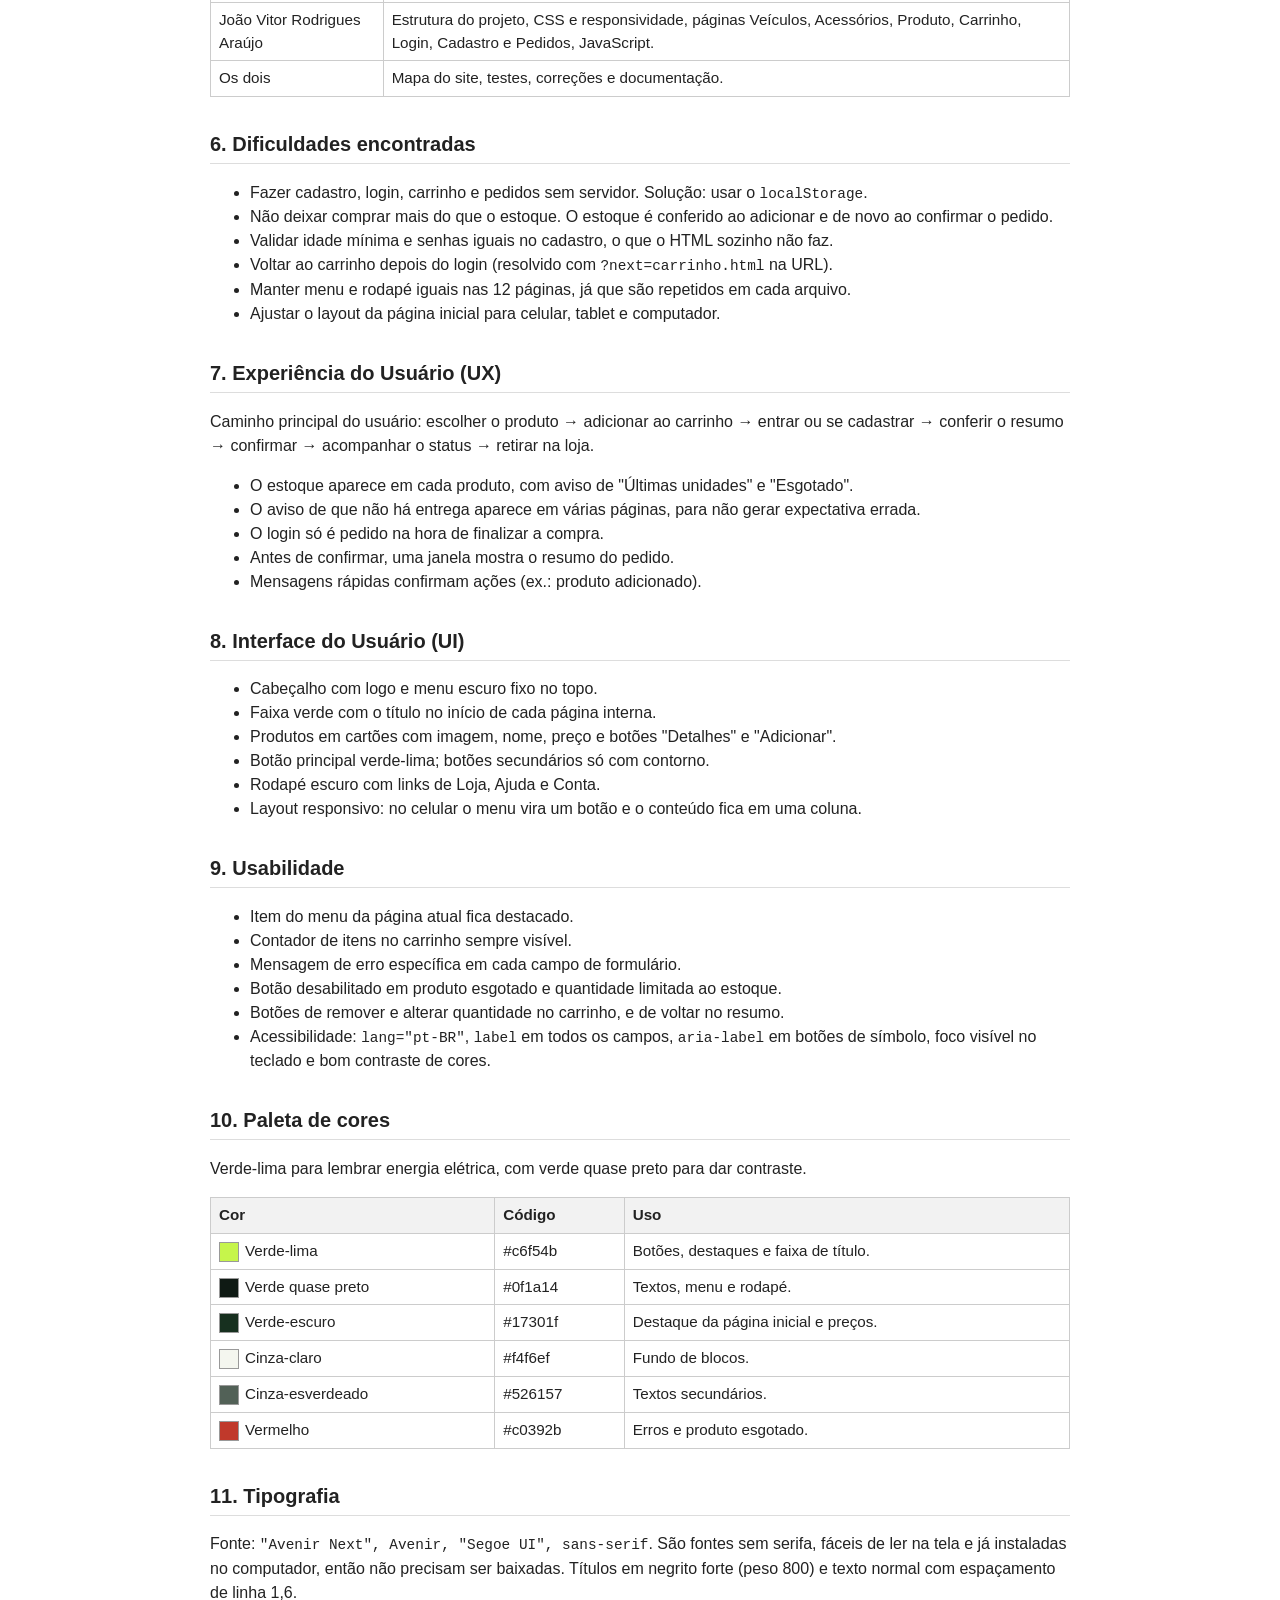
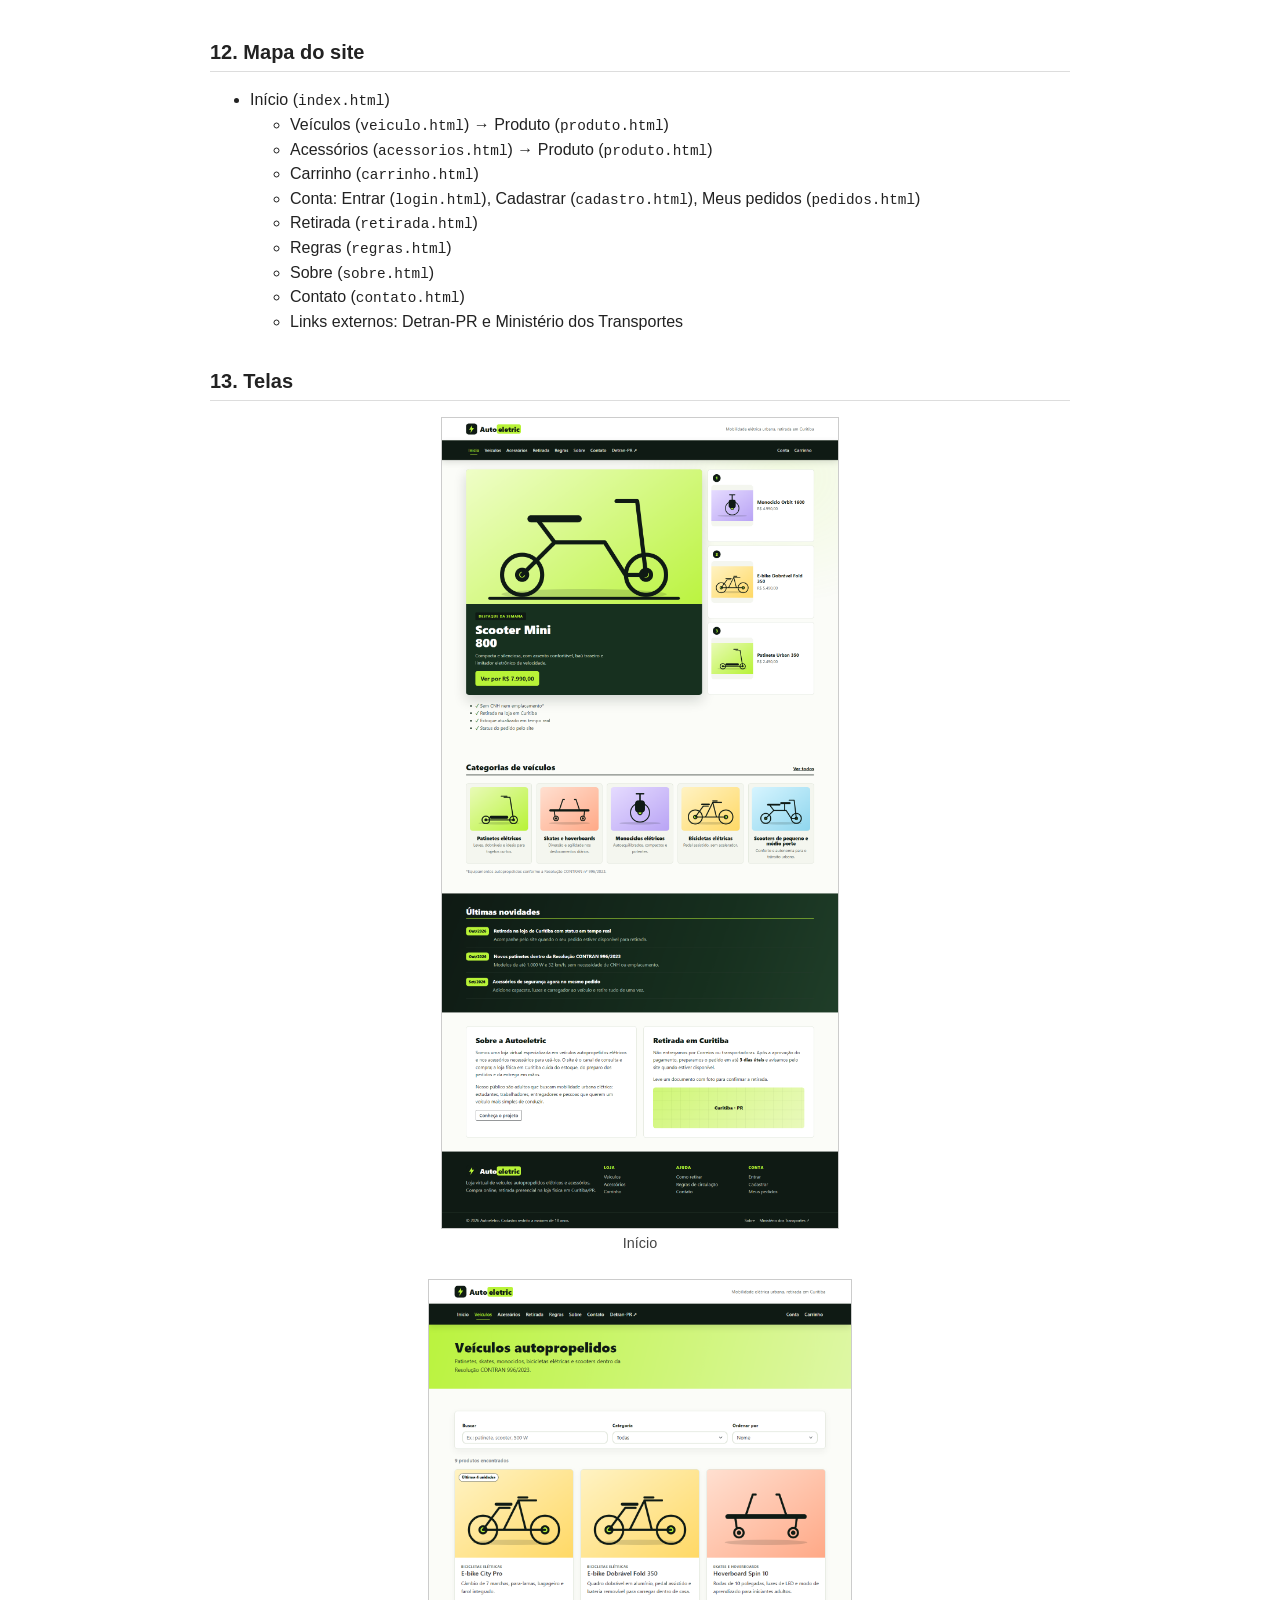
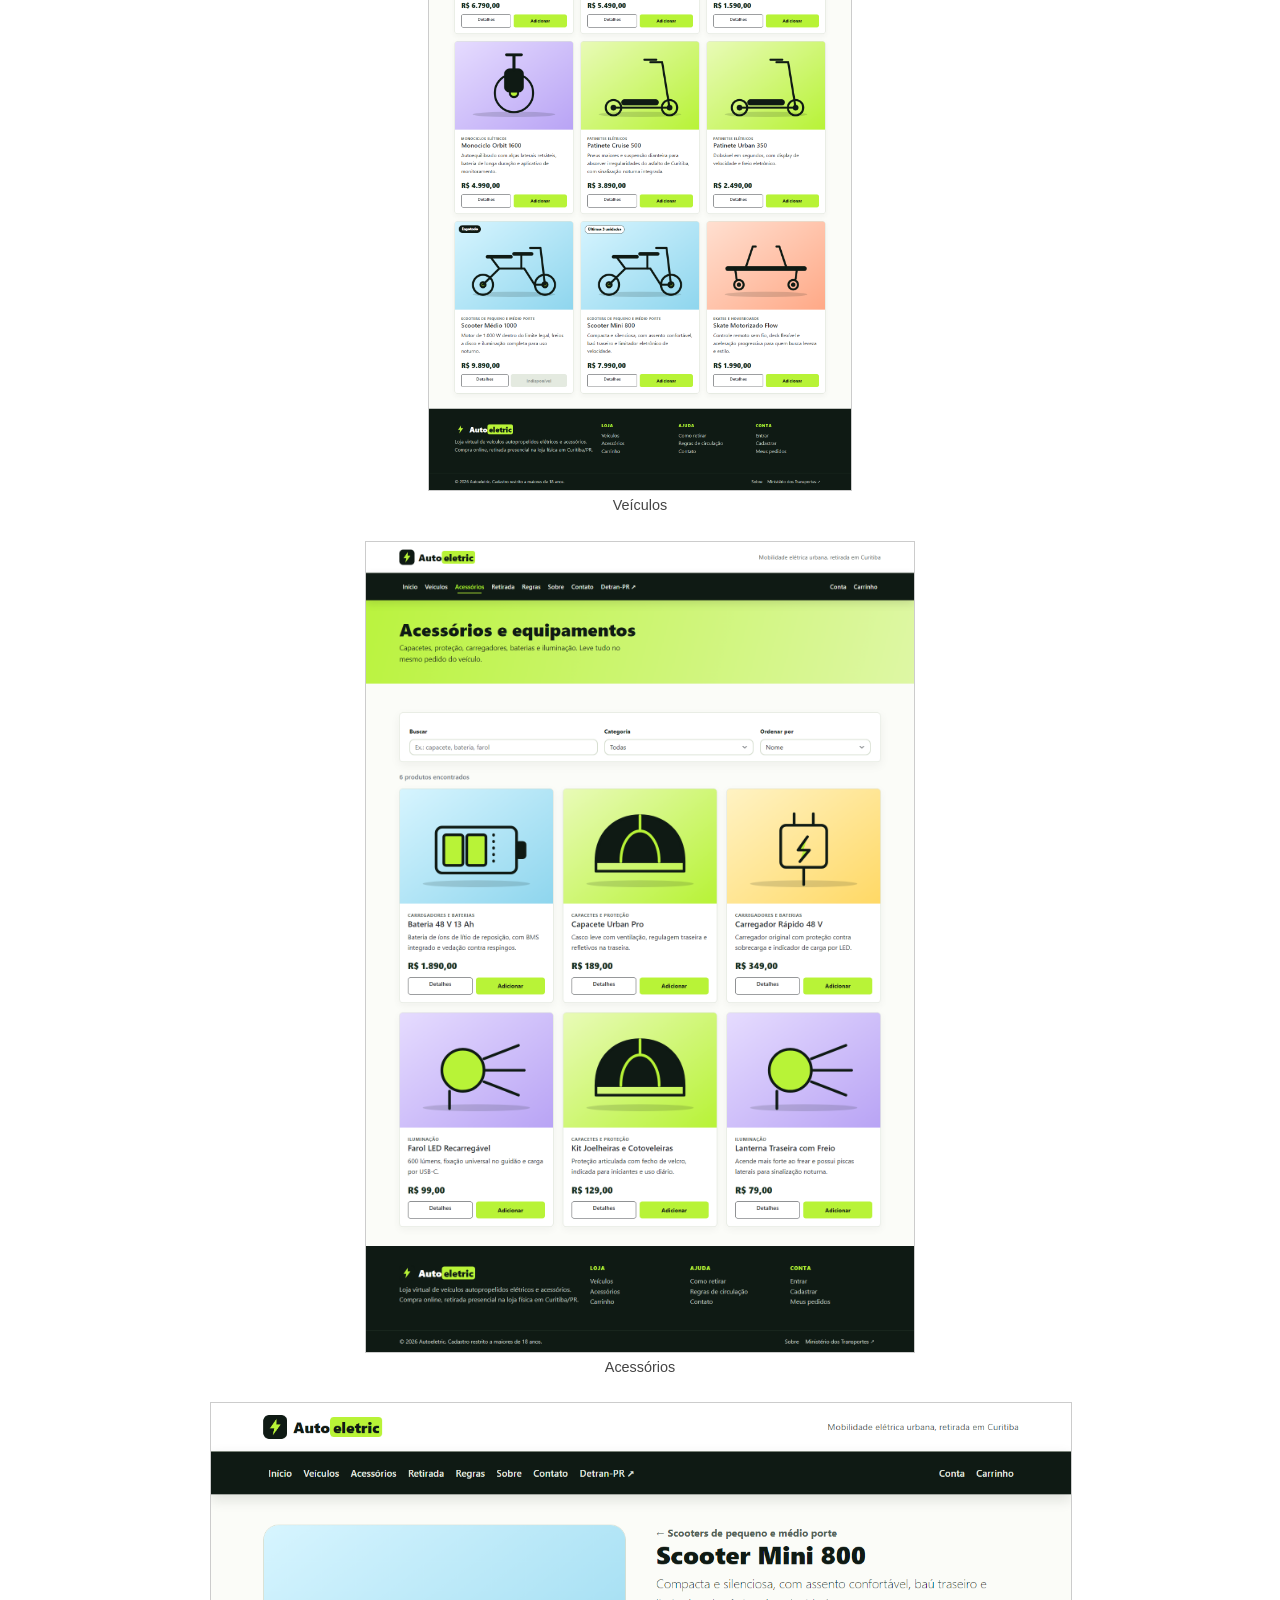
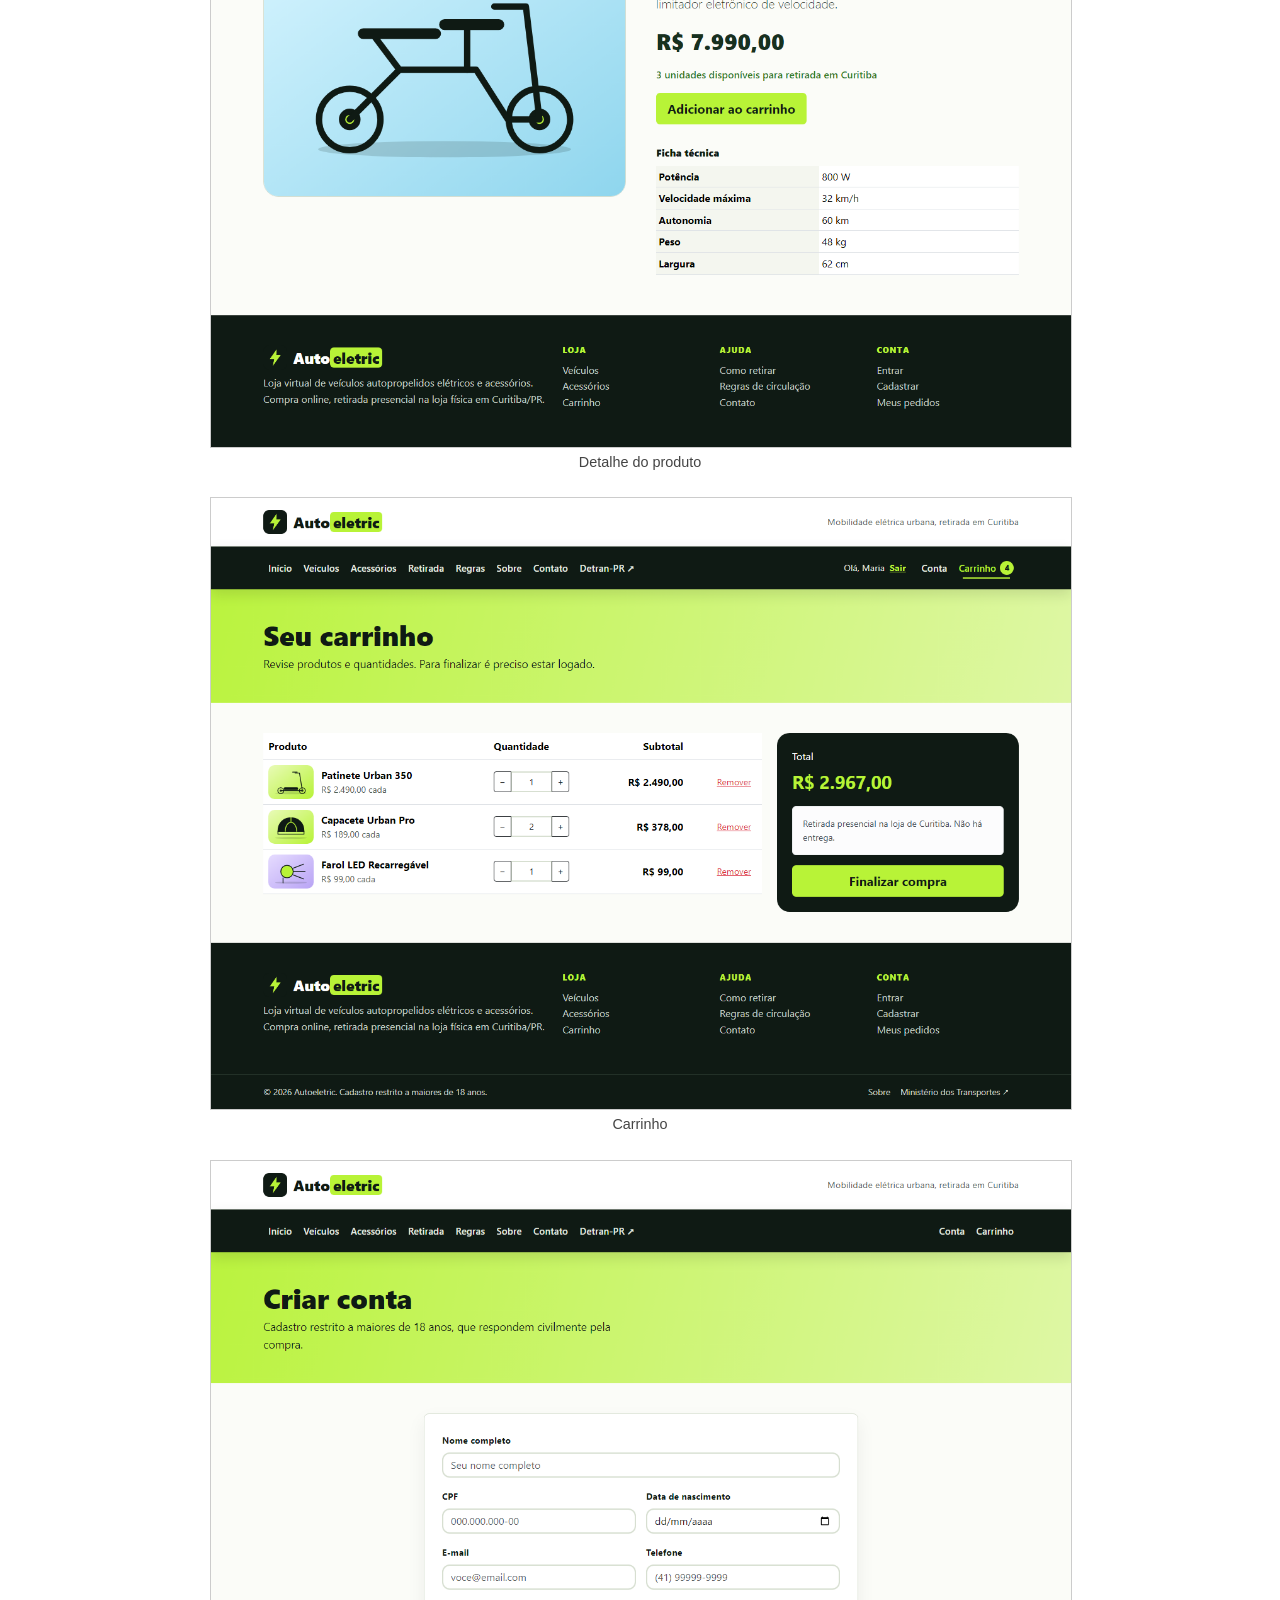
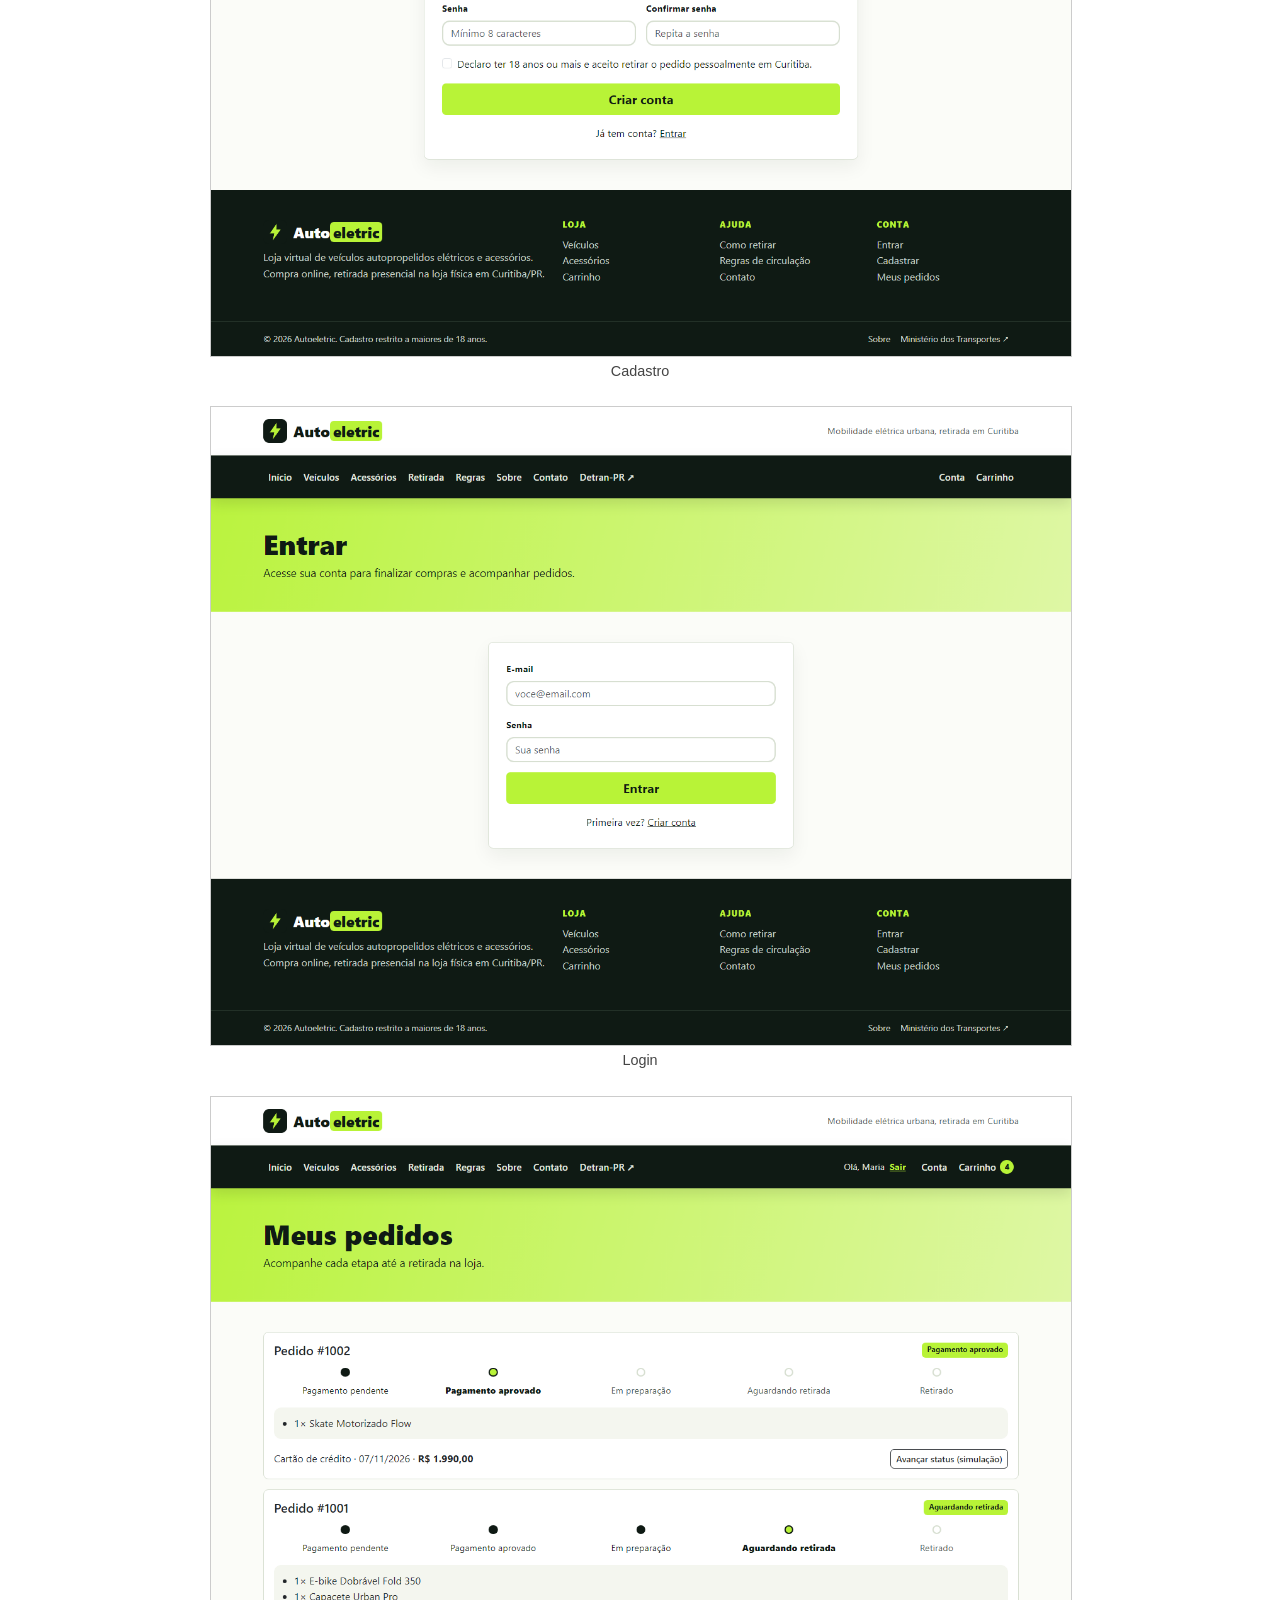
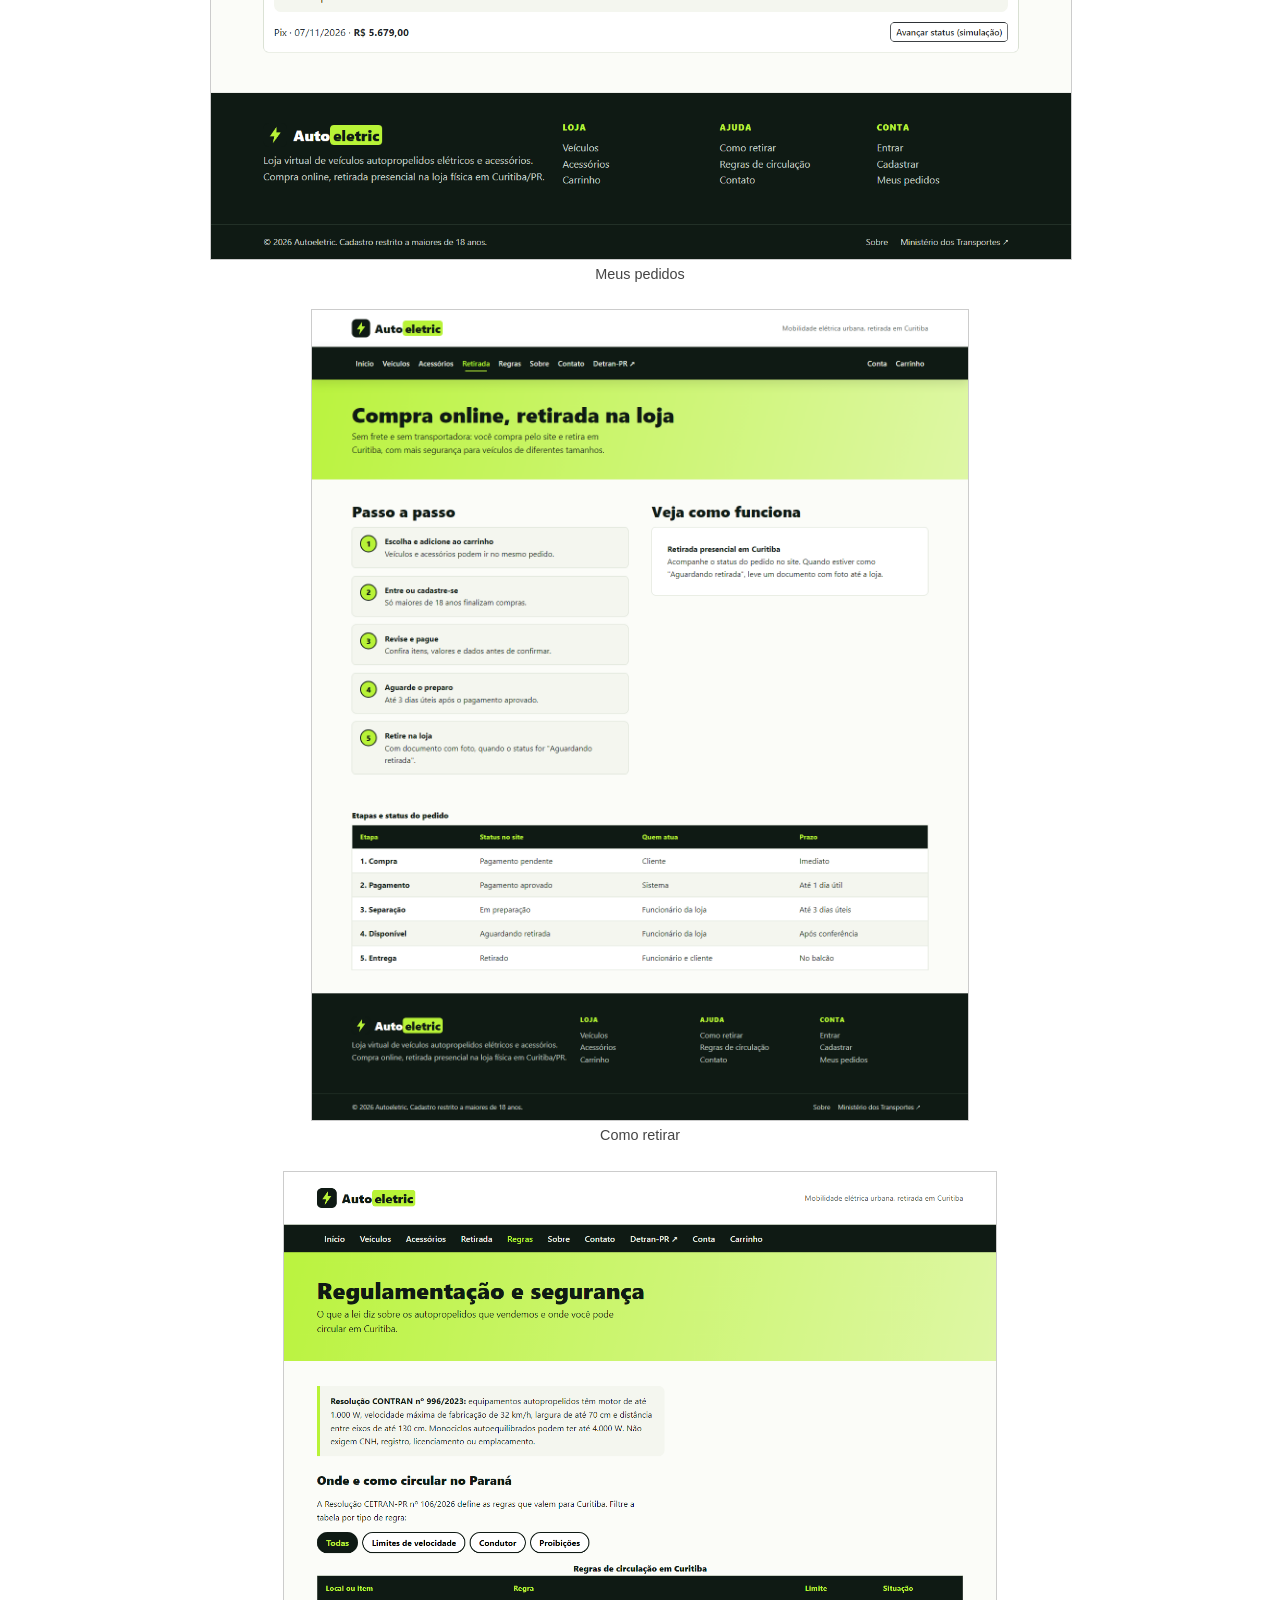
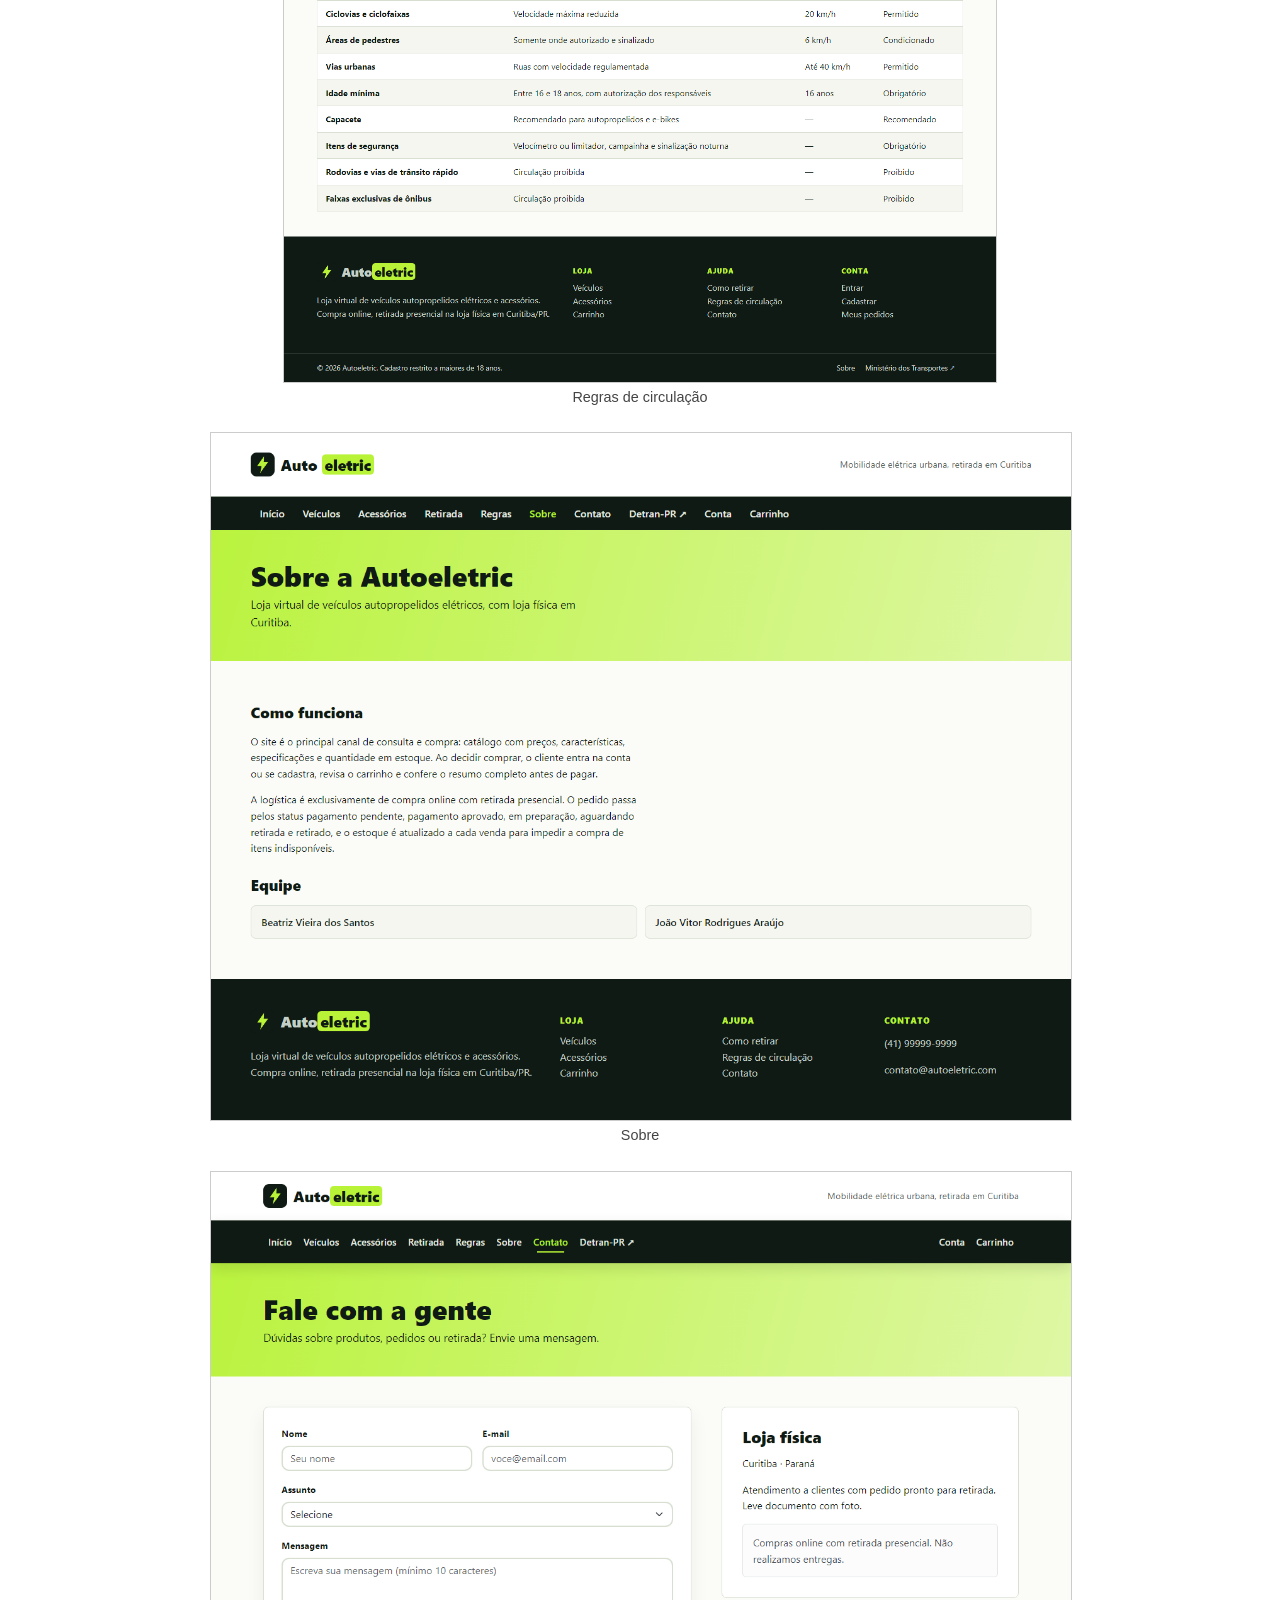
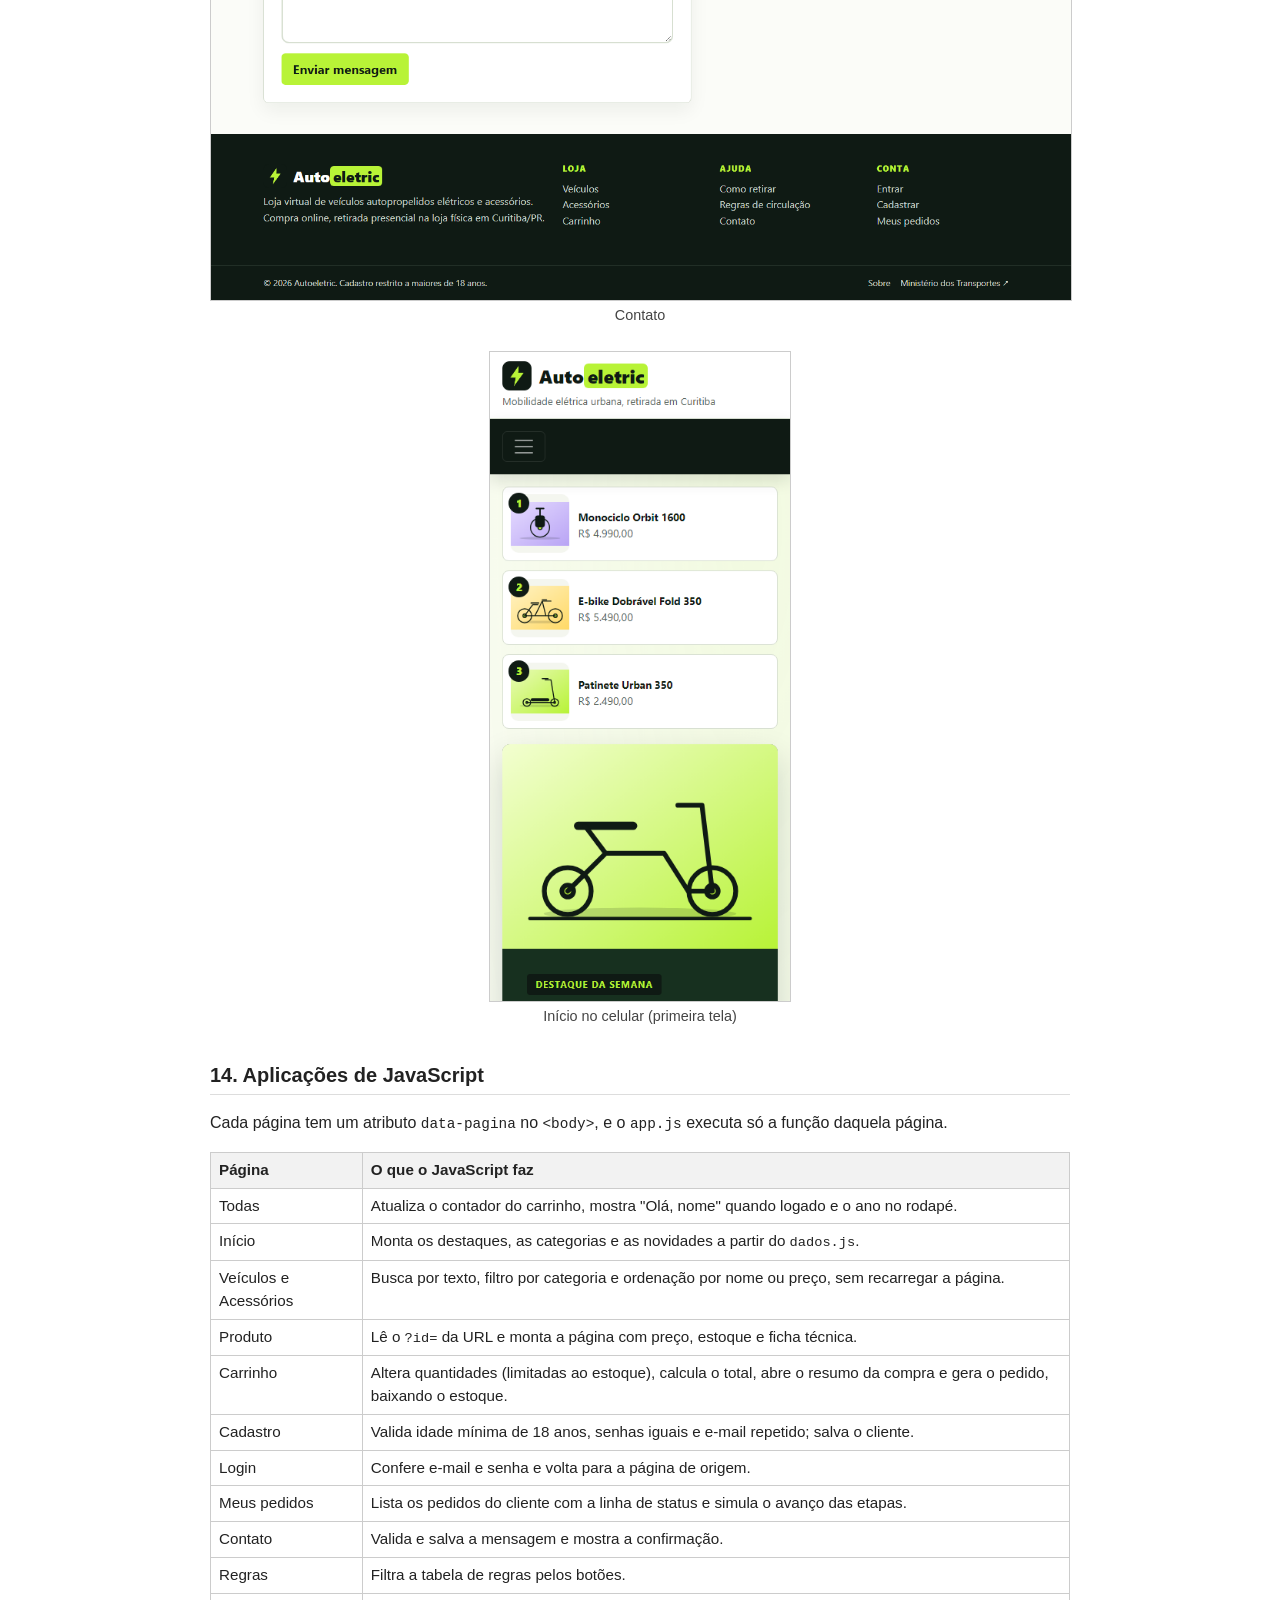
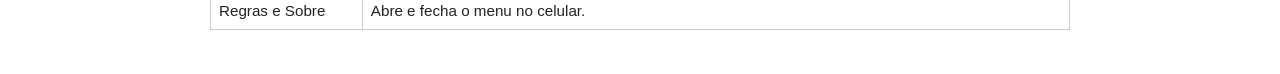
<file: doc/documentacao.html>
<!DOCTYPE html>
<html lang="pt-BR">
<head>
<meta charset="UTF-8">
<meta name="viewport" content="width=device-width, initial-scale=1">
<title>Documentação - Autoeletric</title>
<link rel="icon" href="logo.png" type="image/png">
<style>
  body {
    font-family: Arial, Helvetica, sans-serif;
    color: #222;
    background: #fff;
    line-height: 1.5;
    max-width: 860px;
    margin: 0 auto;
    padding: 24px 16px 48px;
  }
  .topo { display: flex; align-items: center; gap: 14px; border-bottom: 1px solid #ccc; padding-bottom: 12px; }
  .topo img { width: 56px; height: 56px; }
  .topo h1 { margin: 0; font-size: 1.6rem; }
  .topo p { margin: 2px 0 0; color: #555; }
  h2 { font-size: 1.25rem; margin-top: 32px; border-bottom: 1px solid #ddd; padding-bottom: 4px; }
  h3 { font-size: 1.05rem; margin-bottom: 4px; }
  table { border-collapse: collapse; width: 100%; margin: 8px 0; font-size: .95rem; }
  th, td { border: 1px solid #ccc; padding: 6px 8px; text-align: left; vertical-align: top; }
  th { background: #f2f2f2; }
  code { font-family: Consolas, monospace; font-size: .9em; }
  .cor { display: inline-block; width: 18px; height: 18px; border: 1px solid #999; vertical-align: middle; margin-right: 6px; }
  figure { margin: 16px 0 24px; text-align: center; }
  figure img { display: block; margin: 0 auto; max-width: 100%; max-height: 90vh; width: auto; height: auto; border: 1px solid #ccc; }
  figure.celular img { max-width: 300px; }
  figcaption { font-size: .9rem; color: #444; margin-top: 4px; }
  @media print {
    @page { size: A4; margin: 15mm; }
    body { max-width: none; padding: 0; }
    figure, tr { break-inside: avoid; }
    figure { margin: 0; }
    figure + figure { break-before: page; }
    figure img { max-height: 245mm; }
    h2 { break-after: avoid; }
  }
</style>
</head>
<body>

<div class="topo">
  <img src="logo.png" alt="Logo Autoeletric">
  <div>
    <h1>Autoeletric – Documentação do site</h1>
    <p>Equipe: Beatriz Vieira dos Santos e João Vitor Rodrigues Araújo · Curitiba, 2026</p>
  </div>
</div>

<h2>1. Tema e objetivos</h2>
<p><strong>Tema:</strong> mobilidade elétrica urbana. A Autoeletric é uma loja virtual de veículos autopropelidos elétricos (patinetes, skates, monociclos, bicicletas elétricas e scooters) e acessórios (capacetes, carregadores, baterias e iluminação). A compra é feita pelo site e o produto é retirado na loja física em Curitiba; não há entrega.</p>
<p><strong>Público-alvo:</strong> adultos (18+) que procuram um meio de transporte elétrico que não exige CNH, conforme a Resolução CONTRAN nº 996/2023.</p>
<p><strong>Objetivos:</strong></p>
<ul>
  <li>Mostrar o catálogo com preço, ficha técnica e estoque.</li>
  <li>Permitir busca, filtro por categoria e ordenação por preço.</li>
  <li>Ter carrinho, cadastro (só maiores de 18), login e finalização da compra.</li>
  <li>Mostrar o status do pedido até a retirada na loja.</li>
  <li>Informar como retirar o pedido e as regras de circulação em Curitiba.</li>
</ul>

<h2>2. Ferramentas e recursos de suporte</h2>
<table>
  <tr><th>Ferramenta</th><th>Uso</th></tr>
  <tr><td>Visual Studio Code</td><td>Editor de código.</td></tr>
  <tr><td>Google Chrome (DevTools)</td><td>Testes, depuração do JavaScript e teste em tamanho de celular.</td></tr>
  <tr><td>Bootstrap 5.3.8</td><td>Grade responsiva, menu, dropdown, modal, alertas e validação de formulários. CSS pela CDN jsDelivr e JS em <code>js/bootstrap.bundle.min.js</code>.</td></tr>
  <tr><td>localStorage</td><td>Guarda clientes, sessão, carrinho, pedidos, estoque e mensagens (simula um banco de dados).</td></tr>
  <tr><td>Imagens SVG</td><td>Ilustrações dos produtos feitas em código SVG.</td></tr>
  <tr><td>MDN e documentação do Bootstrap</td><td>Consulta.</td></tr>
</table>

<h2>3. Linguagens</h2>
<ul>
  <li><strong>HTML5:</strong> estrutura das 12 páginas, com tags semânticas e formulários com validação.</li>
  <li><strong>CSS3:</strong> arquivo <code>css/style.css</code>, com variáveis de cor, Flexbox, Grid e media queries para celular, tablet e computador.</li>
  <li><strong>JavaScript:</strong> arquivos <code>js/dados.js</code> (produtos e categorias) e <code>js/app.js</code> (funcionamento do site).</li>
</ul>

<h2>4. Sites de referência</h2>
<table>
  <tr><th>Site</th><th>O que usamos como inspiração</th></tr>
  <tr><td>Eco Drive Mobilidade<br><small>ecodrivemobilidade.com.br</small></td><td>Loja de Curitiba do mesmo segmento: faixa de vantagens no topo (sem CNH e sem emplacamento), categorias com imagem, produtos em destaque com preço e ênfase nos autopropelidos de até 1.000 W.</td></tr>
  <tr><td>Bee Brasil<br><small>bee-brasil.com</small></td><td>Veículos organizados em linhas/categorias, banner de destaque na página inicial e acessórios que complementam o veículo.</td></tr>
  <tr><td>Ambtus<br><small>ambtus.com.br</small></td><td>Categorias com descrição curta, modelos em destaque com preço e botão "Ver detalhes" e página sobre a loja.</td></tr>
</table>

<h2>5. Divisão de tarefas</h2>
<table>
  <tr><th>Integrante</th><th>Tarefas</th></tr>
  <tr><td>Beatriz Vieira dos Santos</td><td>Pesquisa do tema e da legislação, estudo de UX/UI, cores e tipografia, páginas Início, Retirada, Regras, Sobre e Contato, textos.</td></tr>
  <tr><td>João Vitor Rodrigues Araújo</td><td>Estrutura do projeto, CSS e responsividade, páginas Veículos, Acessórios, Produto, Carrinho, Login, Cadastro e Pedidos, JavaScript.</td></tr>
  <tr><td>Os dois</td><td>Mapa do site, testes, correções e documentação.</td></tr>
</table>

<h2>6. Dificuldades encontradas</h2>
<ul>
  <li>Fazer cadastro, login, carrinho e pedidos sem servidor. Solução: usar o <code>localStorage</code>.</li>
  <li>Não deixar comprar mais do que o estoque. O estoque é conferido ao adicionar e de novo ao confirmar o pedido.</li>
  <li>Validar idade mínima e senhas iguais no cadastro, o que o HTML sozinho não faz.</li>
  <li>Voltar ao carrinho depois do login (resolvido com <code>?next=carrinho.html</code> na URL).</li>
  <li>Manter menu e rodapé iguais nas 12 páginas, já que são repetidos em cada arquivo.</li>
  <li>Ajustar o layout da página inicial para celular, tablet e computador.</li>
</ul>

<h2>7. Experiência do Usuário (UX)</h2>
<p>Caminho principal do usuário: escolher o produto → adicionar ao carrinho → entrar ou se cadastrar → conferir o resumo → confirmar → acompanhar o status → retirar na loja.</p>
<ul>
  <li>O estoque aparece em cada produto, com aviso de "Últimas unidades" e "Esgotado".</li>
  <li>O aviso de que não há entrega aparece em várias páginas, para não gerar expectativa errada.</li>
  <li>O login só é pedido na hora de finalizar a compra.</li>
  <li>Antes de confirmar, uma janela mostra o resumo do pedido.</li>
  <li>Mensagens rápidas confirmam ações (ex.: produto adicionado).</li>
</ul>

<h2>8. Interface do Usuário (UI)</h2>
<ul>
  <li>Cabeçalho com logo e menu escuro fixo no topo.</li>
  <li>Faixa verde com o título no início de cada página interna.</li>
  <li>Produtos em cartões com imagem, nome, preço e botões "Detalhes" e "Adicionar".</li>
  <li>Botão principal verde-lima; botões secundários só com contorno.</li>
  <li>Rodapé escuro com links de Loja, Ajuda e Conta.</li>
  <li>Layout responsivo: no celular o menu vira um botão e o conteúdo fica em uma coluna.</li>
</ul>

<h2>9. Usabilidade</h2>
<ul>
  <li>Item do menu da página atual fica destacado.</li>
  <li>Contador de itens no carrinho sempre visível.</li>
  <li>Mensagem de erro específica em cada campo de formulário.</li>
  <li>Botão desabilitado em produto esgotado e quantidade limitada ao estoque.</li>
  <li>Botões de remover e alterar quantidade no carrinho, e de voltar no resumo.</li>
  <li>Acessibilidade: <code>lang="pt-BR"</code>, <code>label</code> em todos os campos, <code>aria-label</code> em botões de símbolo, foco visível no teclado e bom contraste de cores.</li>
</ul>

<h2>10. Paleta de cores</h2>
<p>Verde-lima para lembrar energia elétrica, com verde quase preto para dar contraste.</p>
<table>
  <tr><th>Cor</th><th>Código</th><th>Uso</th></tr>
  <tr><td><span class="cor" style="background:#c6f54b"></span>Verde-lima</td><td>#c6f54b</td><td>Botões, destaques e faixa de título.</td></tr>
  <tr><td><span class="cor" style="background:#0f1a14"></span>Verde quase preto</td><td>#0f1a14</td><td>Textos, menu e rodapé.</td></tr>
  <tr><td><span class="cor" style="background:#17301f"></span>Verde-escuro</td><td>#17301f</td><td>Destaque da página inicial e preços.</td></tr>
  <tr><td><span class="cor" style="background:#f4f6ef"></span>Cinza-claro</td><td>#f4f6ef</td><td>Fundo de blocos.</td></tr>
  <tr><td><span class="cor" style="background:#526157"></span>Cinza-esverdeado</td><td>#526157</td><td>Textos secundários.</td></tr>
  <tr><td><span class="cor" style="background:#c0392b"></span>Vermelho</td><td>#c0392b</td><td>Erros e produto esgotado.</td></tr>
</table>

<h2>11. Tipografia</h2>
<p>Fonte: <code>"Avenir Next", Avenir, "Segoe UI", sans-serif</code>. São fontes sem serifa, fáceis de ler na tela e já instaladas no computador, então não precisam ser baixadas. Títulos em negrito forte (peso 800) e texto normal com espaçamento de linha 1,6.</p>

<h2>12. Mapa do site</h2>
<ul>
  <li>Início (<code>index.html</code>)
    <ul>
      <li>Veículos (<code>veiculo.html</code>) → Produto (<code>produto.html</code>)</li>
      <li>Acessórios (<code>acessorios.html</code>) → Produto (<code>produto.html</code>)</li>
      <li>Carrinho (<code>carrinho.html</code>)</li>
      <li>Conta: Entrar (<code>login.html</code>), Cadastrar (<code>cadastro.html</code>), Meus pedidos (<code>pedidos.html</code>)</li>
      <li>Retirada (<code>retirada.html</code>)</li>
      <li>Regras (<code>regras.html</code>)</li>
      <li>Sobre (<code>sobre.html</code>)</li>
      <li>Contato (<code>contato.html</code>)</li>
      <li>Links externos: Detran-PR e Ministério dos Transportes</li>
    </ul>
  </li>
</ul>

<h2>13. Telas</h2>
<figure><img src="telas/01-inicio.png" alt="Início"><figcaption>Início</figcaption></figure>
<figure><img src="telas/02-veiculos.png" alt="Veículos"><figcaption>Veículos</figcaption></figure>
<figure><img src="telas/03-acessorios.png" alt="Acessórios"><figcaption>Acessórios</figcaption></figure>
<figure><img src="telas/04-produto.png" alt="Produto"><figcaption>Detalhe do produto</figcaption></figure>
<figure><img src="telas/05-carrinho.png" alt="Carrinho"><figcaption>Carrinho</figcaption></figure>
<figure><img src="telas/06-cadastro.png" alt="Cadastro"><figcaption>Cadastro</figcaption></figure>
<figure><img src="telas/07-login.png" alt="Login"><figcaption>Login</figcaption></figure>
<figure><img src="telas/08-pedidos.png" alt="Meus pedidos"><figcaption>Meus pedidos</figcaption></figure>
<figure><img src="telas/09-retirada.png" alt="Retirada"><figcaption>Como retirar</figcaption></figure>
<figure><img src="telas/10-regras.png" alt="Regras"><figcaption>Regras de circulação</figcaption></figure>
<figure><img src="telas/11-sobre.png" alt="Sobre"><figcaption>Sobre</figcaption></figure>
<figure><img src="telas/12-contato.png" alt="Contato"><figcaption>Contato</figcaption></figure>
<figure class="celular"><img src="telas/13-inicio-celular.png" alt="Início no celular"><figcaption>Início no celular (primeira tela)</figcaption></figure>

<h2>14. Aplicações de JavaScript</h2>
<p>Cada página tem um atributo <code>data-pagina</code> no <code>&lt;body&gt;</code>, e o <code>app.js</code> executa só a função daquela página.</p>
<table>
  <tr><th>Página</th><th>O que o JavaScript faz</th></tr>
  <tr><td>Todas</td><td>Atualiza o contador do carrinho, mostra "Olá, nome" quando logado e o ano no rodapé.</td></tr>
  <tr><td>Início</td><td>Monta os destaques, as categorias e as novidades a partir do <code>dados.js</code>.</td></tr>
  <tr><td>Veículos e Acessórios</td><td>Busca por texto, filtro por categoria e ordenação por nome ou preço, sem recarregar a página.</td></tr>
  <tr><td>Produto</td><td>Lê o <code>?id=</code> da URL e monta a página com preço, estoque e ficha técnica.</td></tr>
  <tr><td>Carrinho</td><td>Altera quantidades (limitadas ao estoque), calcula o total, abre o resumo da compra e gera o pedido, baixando o estoque.</td></tr>
  <tr><td>Cadastro</td><td>Valida idade mínima de 18 anos, senhas iguais e e-mail repetido; salva o cliente.</td></tr>
  <tr><td>Login</td><td>Confere e-mail e senha e volta para a página de origem.</td></tr>
  <tr><td>Meus pedidos</td><td>Lista os pedidos do cliente com a linha de status e simula o avanço das etapas.</td></tr>
  <tr><td>Contato</td><td>Valida e salva a mensagem e mostra a confirmação.</td></tr>
  <tr><td>Regras</td><td>Filtra a tabela de regras pelos botões.</td></tr>
  <tr><td>Regras e Sobre</td><td>Abre e fecha o menu no celular.</td></tr>
</table>

</body>
</html>
</file>
<file: css/style.css>
* {
  margin: 0;
  padding: 0;
  box-sizing: border-box;
}

body {
  font-family: "Segoe UI", system-ui, sans-serif;
  background-color: #f4f6f8;
  color: #1e293b;
  line-height: 1.6;
  display: flex;
  flex-direction: column;
  min-height: 100vh;
}

main {
  flex: 1;
}

.container {
  max-width: 1140px;
  margin: 0 auto;
  padding: 0 1.25rem;
}

header {
  background-color: #ffffff;
  border-bottom: 1px solid #e2e8f0;
  padding: 1rem 0;
  position: sticky;
  top: 0;
  z-index: 10;
}

.topo {
  display: flex;
  justify-content: space-between;
  align-items: center;
  flex-wrap: wrap;
  gap: 1rem;
}

.marca {
  font-size: 1.5rem;
  font-weight: 700;
  color: #0f172a;
  text-decoration: none;
}

.marca span {
  background-color: #84cc16;
  color: #ffffff;
  padding: 2px 8px;
  border-radius: 4px;
  margin-left: 2px;
}

nav {
  display: flex;
  flex-wrap: wrap;
  gap: 1.25rem;
  align-items: center;
}

nav a {
  color: #475569;
  text-decoration: none;
  font-weight: 500;
  font-size: 0.95rem;
}

nav a:hover, nav a.ativo {
  color: #65a30d;
}

.banner {
  background-color: #0f172a;
  color: #ffffff;
  padding: 3.5rem 0;
  margin-bottom: 2.5rem;
}

.banner h1 {
  font-size: 2.25rem;
  margin-bottom: 0.5rem;
}

.banner p {
  color: #cbd5e1;
  font-size: 1.1rem;
}

.secao {
  padding: 1rem 0 3rem;
}

.grid {
  display: grid;
  grid-template-columns: repeat(auto-fit, minmax(270px, 1fr));
  gap: 1.75rem;
  margin-top: 1.5rem;
}

.card {
  background-color: #ffffff;
  border: 1px solid #e2e8f0;
  border-radius: 6px;
  padding: 1.5rem;
  display: flex;
  flex-direction: column;
  justify-content: space-between;
}

.card img {
  width: 100%;
  height: 190px;
  object-fit: cover;
  border-radius: 5px;
  margin-bottom: 1rem;
  background-color: #f8fafc;
}

.player-midia {
  display: block;
  width: 100%;
  margin-top: 1rem;
}

.sobre-grid {
  align-items: start;
}

.sobre-grid .card {
  justify-content: flex-start;
}

.sobre-coluna {
  display: grid;
  align-content: start;
  gap: 1.75rem;
}

.player-audio {
  max-width: 420px;
}

.tag {
  display: inline-block;
  font-size: 0.75rem;
  font-weight: 600;
  color: #65a30d;
  margin-bottom: 0.35rem;
}

.preco {
  font-size: 1.4rem;
  font-weight: 700;
  color: #0f172a;
  margin: 0.85rem 0;
}

.acoes {
  display: flex;
  gap: 0.5rem;
}

.acoes .btn {
  flex: 1;
}

.btn {
  display: inline-block;
  background-color: #84cc16;
  color: #0f172a;
  border: none;
  padding: 0.7rem 1.2rem;
  border-radius: 5px;
  font-weight: 600;
  font-size: 0.95rem;
  text-decoration: none;
  cursor: pointer;
  text-align: center;
}

.btn:hover {
  background-color: #65a30d;
  color: #ffffff;
}

.btn:disabled {
  background-color: #cbd5e1;
  color: #64748b;
  cursor: not-allowed;
}

.btn-escuro {
  background-color: #334155;
  color: #ffffff;
}

.btn-escuro:hover {
  background-color: #475569;
}

.filtros {
  display: flex;
  gap: 1rem;
  flex-wrap: wrap;
  background-color: #ffffff;
  padding: 1.25rem;
  border: 1px solid #e2e8f0;
  border-radius: 6px;
  margin-bottom: 1.5rem;
}

.filtros input, .filtros select {
  padding: 0.65rem 0.9rem;
  border: 1px solid #cbd5e1;
  border-radius: 5px;
  font-size: 0.95rem;
  flex: 1;
  min-width: 200px;
}

.formulario {
  max-width: 460px;
  margin: 1rem auto;
  background-color: #ffffff;
  padding: 2.25rem;
  border: 1px solid #e2e8f0;
  border-radius: 6px;
}

.formulario-pagina .formulario {
  min-height: 36rem;
}

.formulario-pagina {
  width: 100%;
}

.campo {
  margin-bottom: 1.15rem;
}

.campo label {
  display: block;
  font-weight: 600;
  margin-bottom: 0.4rem;
  color: #334155;
}

.campo input, .campo select, .campo textarea {
  width: 100%;
  padding: 0.7rem;
  border: 1px solid #cbd5e1;
  border-radius: 5px;
  font-size: 1rem;
}

table {
  width: 100%;
  border-collapse: collapse;
  background-color: #ffffff;
  border-radius: 6px;
  overflow: hidden;
  margin-top: 1rem;
}

th, td {
  padding: 0.9rem 1rem;
  border-bottom: 1px solid #e2e8f0;
  text-align: left;
}

th {
  background-color: #0f172a;
  color: #ffffff;
  font-weight: 600;
}

.resumo-carrinho {
  margin: 0;
  background-color: #ffffff;
  padding: 1.5rem;
  border-radius: 6px;
  border: 1px solid #e2e8f0;
}

.carrinho-layout {
  display: grid;
  grid-template-columns: minmax(0, 1fr) 300px;
  gap: 1.5rem;
  align-items: start;
}

.carrinho-itens {
  display: grid;
  gap: 0.75rem;
}

.carrinho-itens h2 {
  margin-bottom: 0.25rem;
}

.carrinho-item {
  display: flex;
  justify-content: space-between;
  align-items: center;
  gap: 1rem;
  background-color: #ffffff;
  border: 1px solid #e2e8f0;
  border-radius: 6px;
  padding: 1rem 1.25rem;
}

.carrinho-produto h3 {
  font-size: 1rem;
}

.carrinho-produto p,
.resumo-carrinho > p:first-of-type {
  color: #64748b;
  font-size: 0.9rem;
}

.carrinho-acoes {
  display: flex;
  align-items: center;
  gap: 1rem;
}

.carrinho-acoes strong {
  white-space: nowrap;
}

.carrinho-total {
  display: flex;
  justify-content: space-between;
  align-items: center;
  gap: 1rem;
  margin-top: 1rem;
  padding-top: 1rem;
  border-top: 1px solid #e2e8f0;
  font-size: 1.15rem;
}

.carrinho-total strong {
  color: #65a30d;
}

.carrinho-retirada {
  margin: 1rem 0;
  padding: 0.8rem;
  border-radius: 5px;
  background-color: #f4f6f8;
  font-size: 0.9rem;
}

.resumo-carrinho .btn {
  width: 100%;
}

.carrinho-vazio {
  background-color: #ffffff;
  border: 1px solid #e2e8f0;
  border-radius: 6px;
  padding: 2rem;
  text-align: center;
}

.carrinho-vazio p {
  margin: 0.5rem 0 1rem;
  color: #64748b;
}

@media (max-width: 760px) {
  .carrinho-layout {
    grid-template-columns: 1fr;
  }

  .carrinho-item {
    align-items: flex-start;
    flex-direction: column;
  }

  .carrinho-acoes {
    width: 100%;
    justify-content: space-between;
  }
}

.alerta {
  padding: 1.1rem 1.25rem;
  background-color: #ecfccb;
  border-left: 4px solid #65a30d;
  color: #365314;
  margin-bottom: 1.5rem;
  border-radius: 5px;
}

.detalhe {
  display: grid;
  grid-template-columns: repeat(auto-fit, minmax(300px, 1fr));
  gap: 2.5rem;
  background-color: #ffffff;
  padding: 2rem;
  border-radius: 6px;
  border: 1px solid #e2e8f0;
}

.detalhe img {
  width: 100%;
  border-radius: 5px;
}

footer {
  background-color: #0f172a;
  color: #94a3b8;
  padding: 2.5rem 0;
  margin-top: 4rem;
  text-align: center;
  font-size: 0.9rem;
}
</file>
